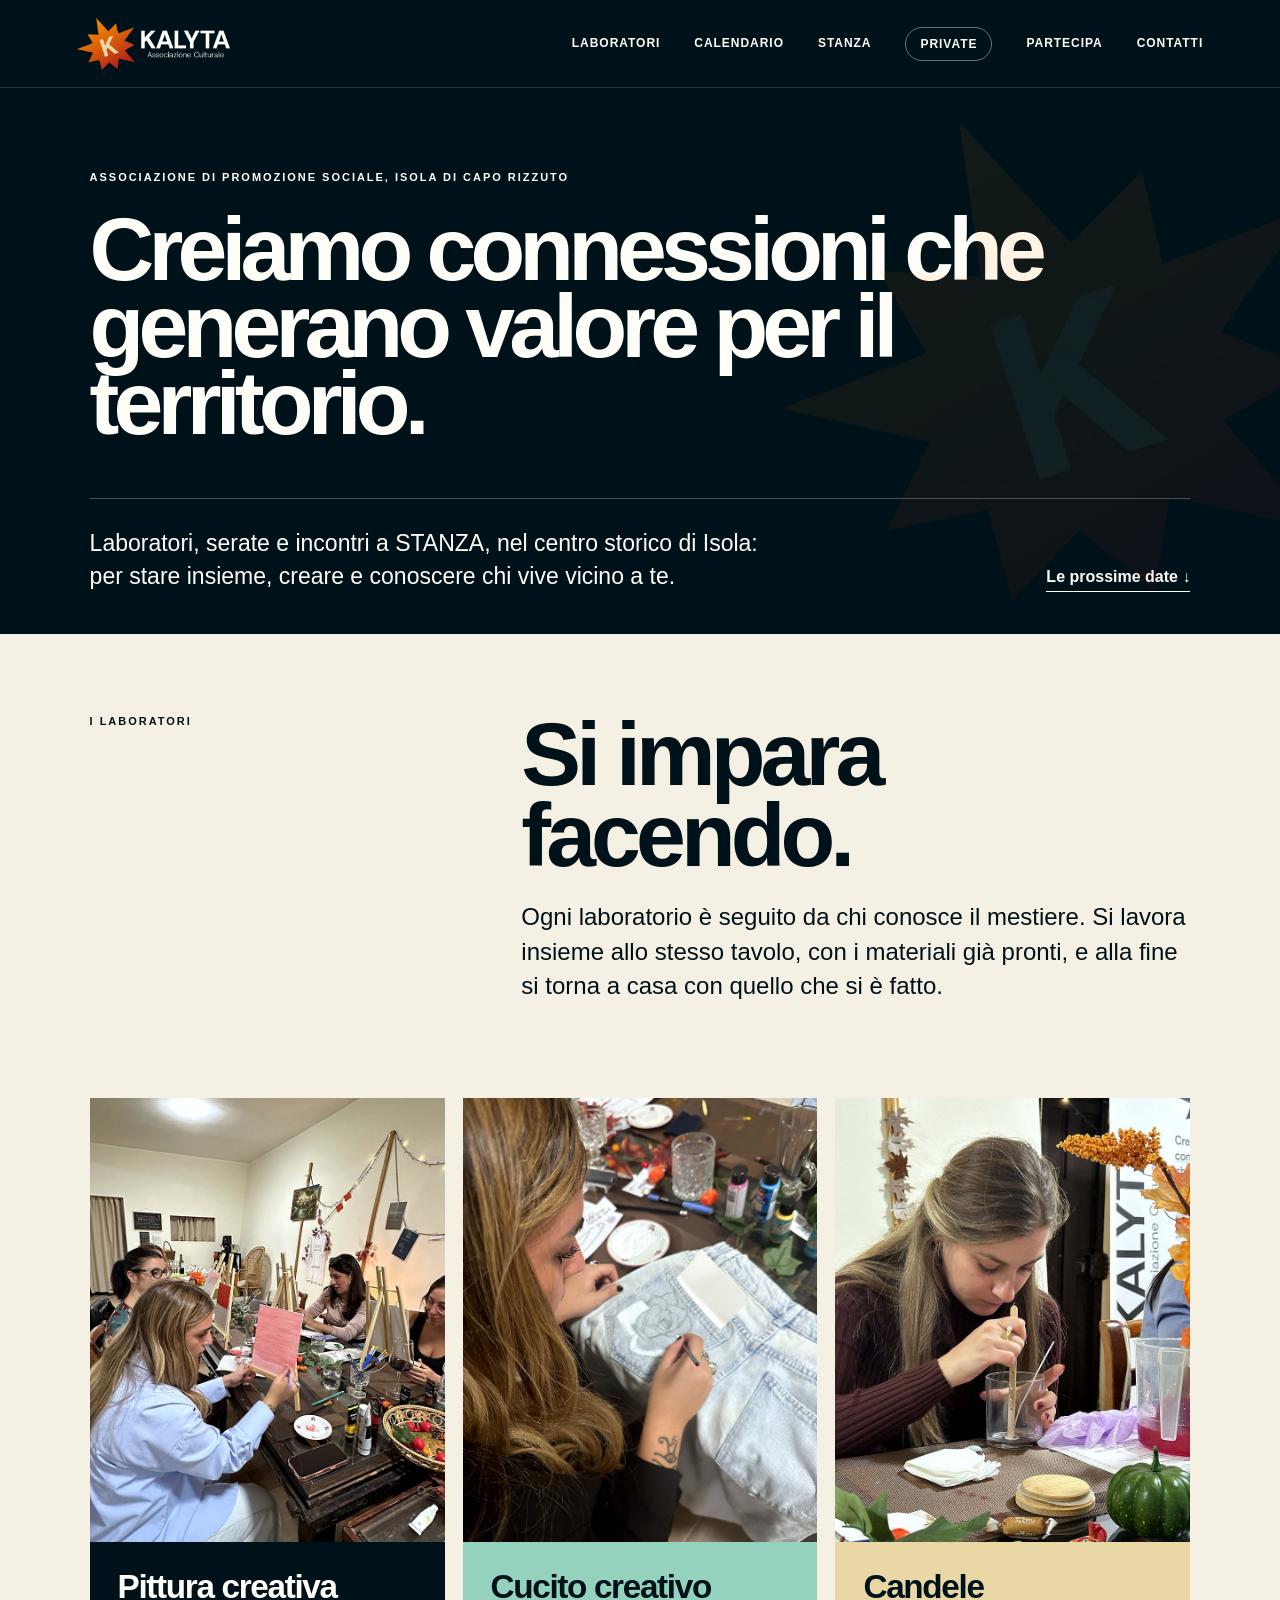
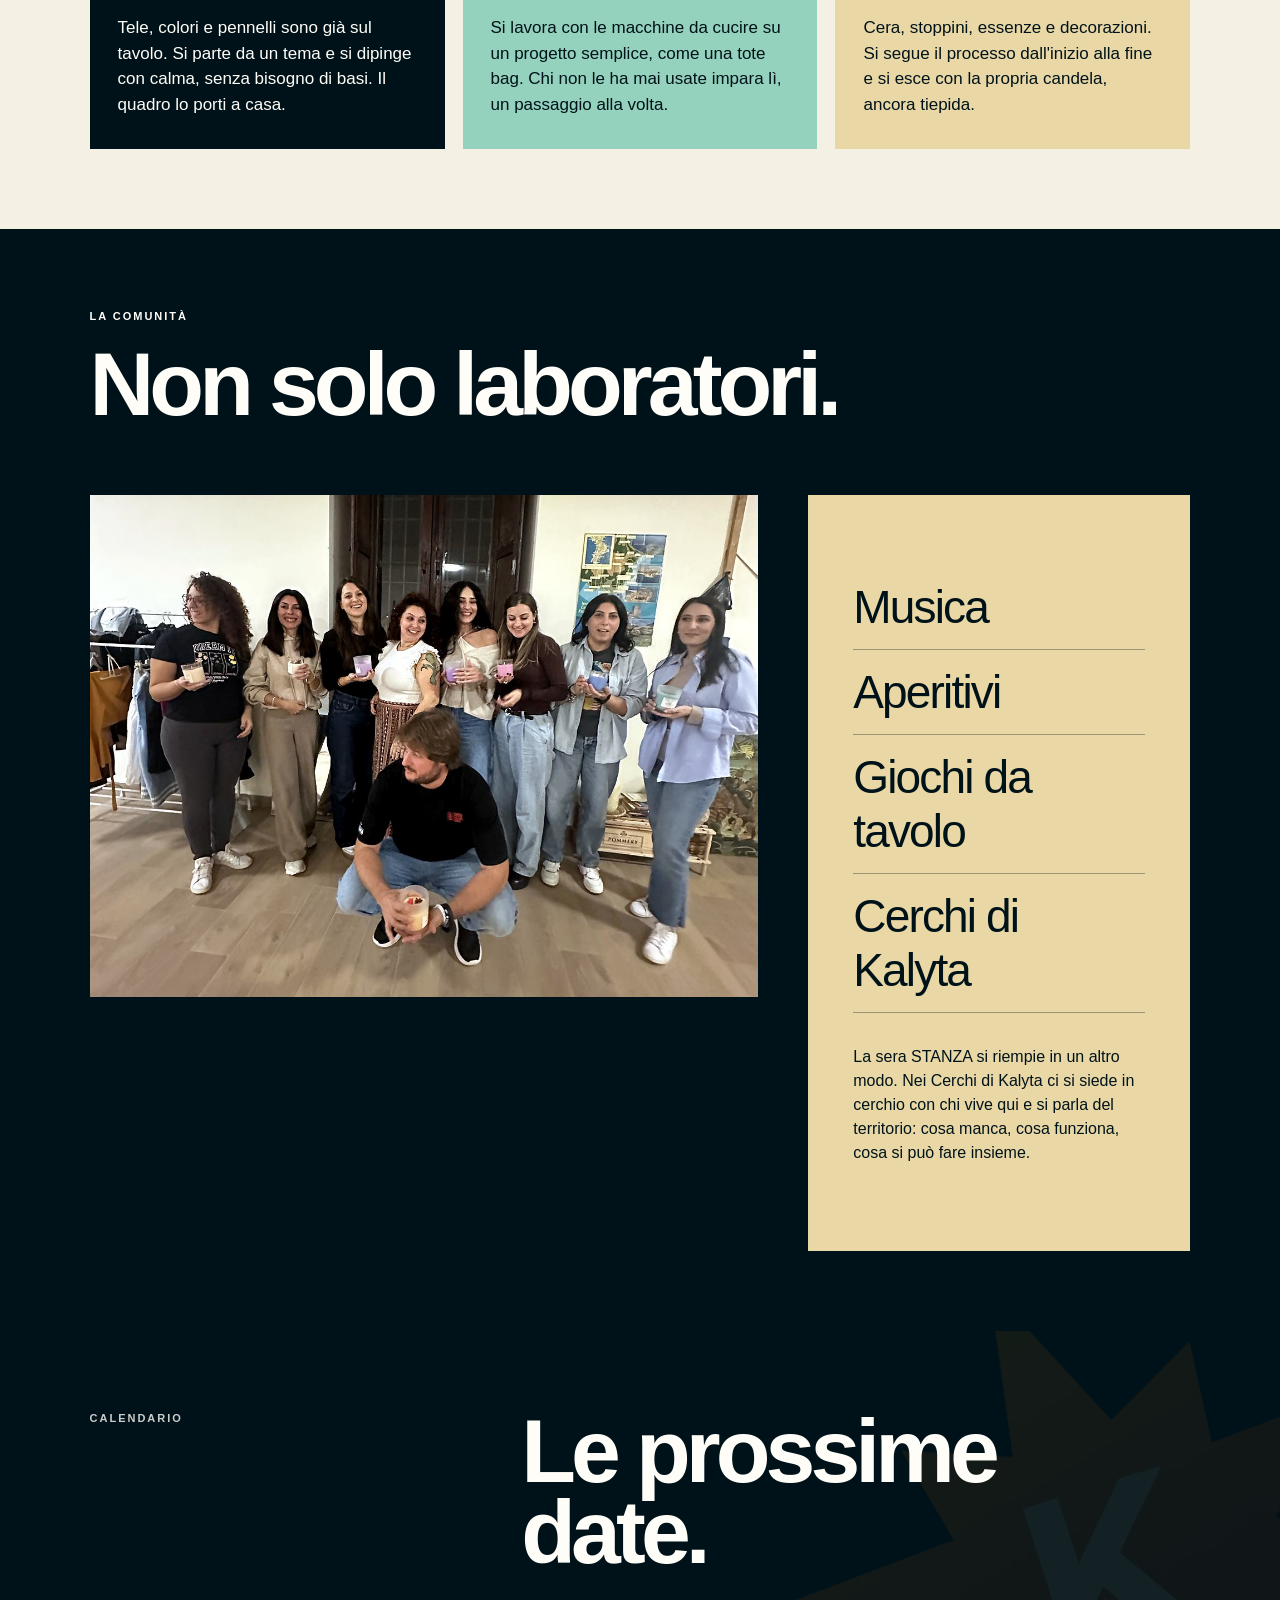
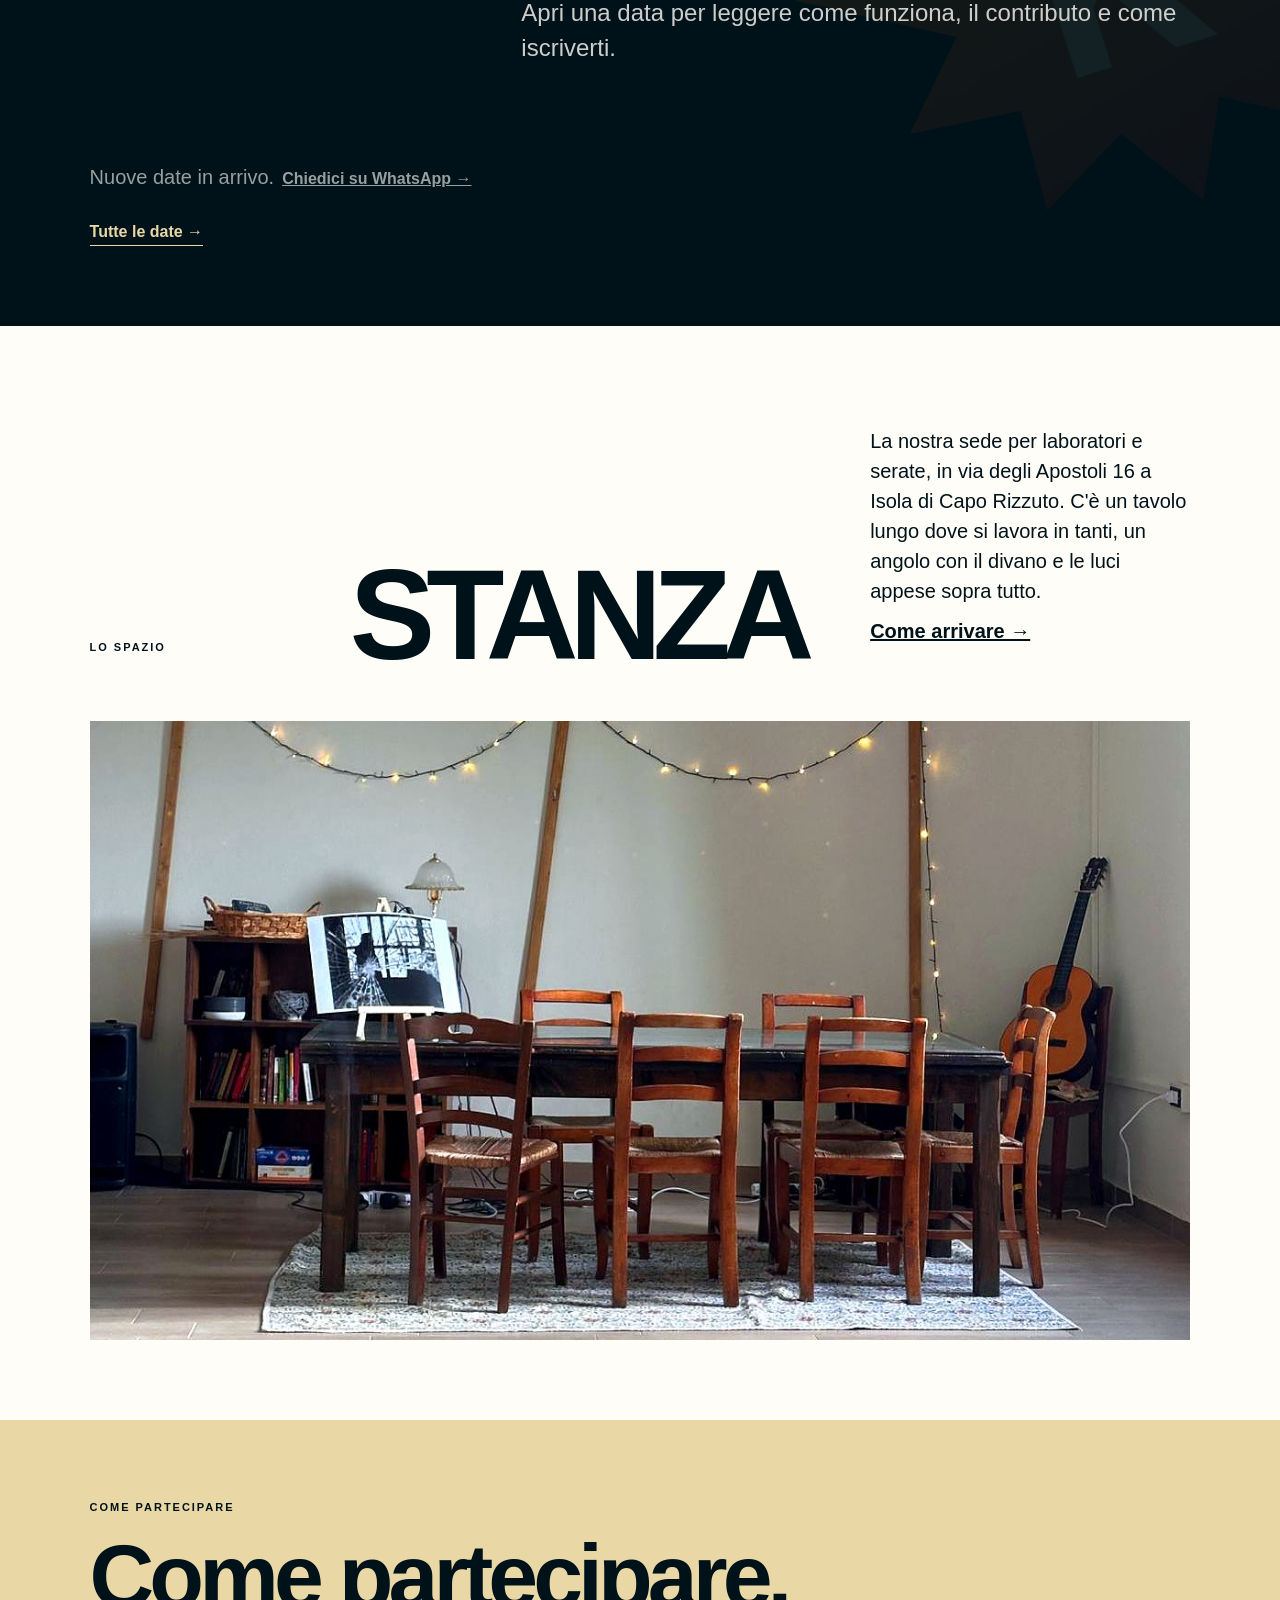
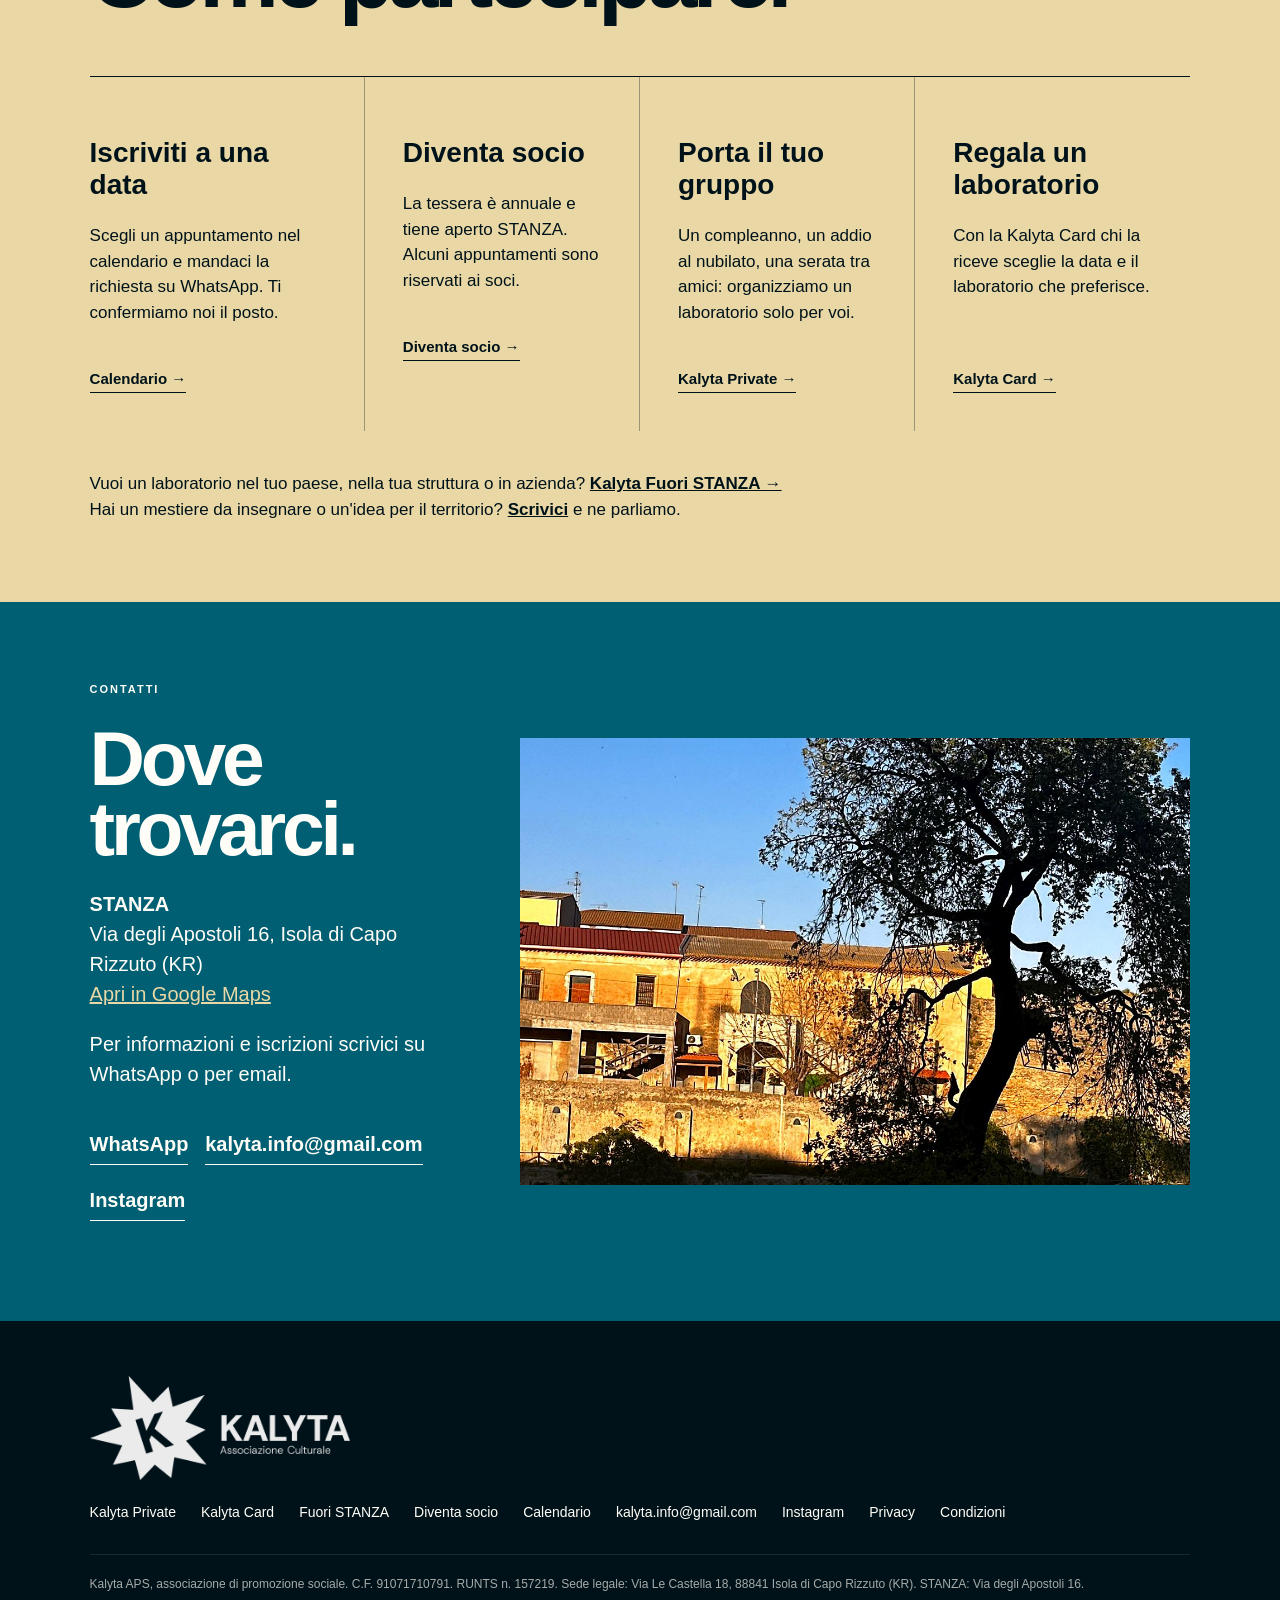
<file: index.html>
<!doctype html>
<html lang="it">
<head>
<meta charset="utf-8"><meta name="viewport" content="width=device-width,initial-scale=1">
<title>Kalyta APS | Laboratori e incontri a Isola di Capo Rizzuto</title>
<meta name="description" content="Kalyta è un'associazione culturale a Isola di Capo Rizzuto: laboratori creativi, incontri e STANZA, uno spazio da vivere insieme.">
<meta property="og:type" content="website">
<meta property="og:site_name" content="Kalyta">
<meta property="og:title" content="Kalyta APS | Laboratori e incontri a Isola di Capo Rizzuto">
<meta property="og:description" content="Laboratori creativi, incontri e STANZA a Isola di Capo Rizzuto.">
<meta property="og:image" content="https://kalyta.it/assets/stanza-tavolo-lungo.jpg">
<meta property="og:url" content="https://kalyta.it/">
<link rel="icon" type="image/png" href="assets-private/favicon.png">
<link rel="apple-touch-icon" href="assets-private/apple-touch-icon.png">
<link rel="stylesheet" href="style.css?v=dev">
</head>
<body id="top">
<header class="site-header">
  <a href="./" class="logo" aria-label="Kalyta — inizio pagina"><img src="assets-private/logo-header.png" alt="Kalyta APS" width="480" height="163"></a>
  <nav aria-label="Menu principale">
    <a href="#laboratori">Laboratori</a>
    <a href="calendario/">Calendario</a>
    <a href="#stanza">STANZA</a>
    <a href="private/">Private</a>
    <a href="#partecipa">Partecipa</a>
    <a href="#contatti">Contatti</a>
  </nav>
</header>

<main>
<section class="hero">
  <img class="hero-mark" src="assets-private/loghi/simbolo-colori.png" alt="" aria-hidden="true">
  <p class="eyebrow">ASSOCIAZIONE DI PROMOZIONE SOCIALE, ISOLA DI CAPO RIZZUTO</p>
  <h1>Creiamo connessioni che generano valore per il territorio.</h1>
  <div class="hero-foot">
    <p>Laboratori, serate e incontri a STANZA, nel centro storico di Isola: per stare insieme, creare e conoscere chi vive vicino a te.</p>
    <a class="button" href="#calendario">Le prossime date ↓</a>
  </div>
</section>

<aside class="next-event" id="prossimo" hidden aria-label="Prossimo appuntamento"></aside>

<section id="laboratori" class="section">
  <div class="section-intro">
    <p class="section-label">I LABORATORI</p>
    <div>
      <h2>Si impara facendo.</h2>
      <p>Ogni laboratorio è seguito da chi conosce il mestiere. Si lavora insieme allo stesso tavolo, con i materiali già pronti, e alla fine si torna a casa con quello che si è fatto.</p>
    </div>
  </div>
  <div class="lab-cards">
    <article class="lab-card"><img src="assets/lab-pittura.jpg" alt="Ragazze dipingono le loro tele durante un laboratorio di pittura a STANZA" width="800" height="1000" loading="lazy" decoding="async"><div class="lab-card-text dark"><h3>Pittura creativa</h3><p>Tele, colori e pennelli sono già sul tavolo. Si parte da un tema e si dipinge con calma, senza bisogno di basi. Il quadro lo porti a casa.</p></div></article>
    <article class="lab-card"><img src="assets/lab-cucito.jpg" alt="Una ragazza ricama un fiore su un paio di jeans durante il laboratorio di cucito" width="800" height="1000" loading="lazy" decoding="async"><div class="lab-card-text aqua"><h3>Cucito creativo</h3><p>Si lavora con le macchine da cucire su un progetto semplice, come una tote bag. Chi non le ha mai usate impara lì, un passaggio alla volta.</p></div></article>
    <article class="lab-card"><img src="assets/lab-candele.jpg" alt="Una ragazza versa la cera nel bicchiere durante il laboratorio di candele" width="800" height="1000" loading="lazy" decoding="async"><div class="lab-card-text sand"><h3>Candele</h3><p>Cera, stoppini, essenze e decorazioni. Si segue il processo dall'inizio alla fine e si esce con la propria candela, ancora tiepida.</p></div></article>
  </div>
</section>

<section class="section encounters">
  <p class="section-label">LA COMUNITÀ</p>
  <h2>Non solo laboratori.</h2>
  <div class="enc-grid">
    <figure><img src="assets/gruppo-candele.jpg" alt="Il gruppo del laboratorio di candele a STANZA, con le candele appena fatte" width="1200" height="900" loading="lazy" decoding="async"></figure>
    <div class="enc-list">
      <div>Musica</div>
      <div>Aperitivi</div>
      <div>Giochi da tavolo</div>
      <div>Cerchi di Kalyta</div>
      <p>La sera STANZA si riempie in un altro modo. Nei Cerchi di Kalyta ci si siede in cerchio con chi vive qui e si parla del territorio: cosa manca, cosa funziona, cosa si può fare insieme.</p>
    </div>
  </div>
</section>

<section id="calendario" class="section calendar">
  <div class="section-intro">
    <p class="section-label">CALENDARIO</p>
    <div>
      <h2>Le prossime date.</h2>
      <p>Apri una data per leggere come funziona, il contributo e come iscriverti.</p>
    </div>
  </div>
  <div class="cal-compact" data-quante="4" aria-live="polite"></div>
  <a class="cal-all" href="calendario/">Tutte le date →</a>
</section>

<section id="stanza" class="section stanza">
  <div class="stanza-head">
    <p class="section-label">LO SPAZIO</p>
    <h2>STANZA</h2>
    <p>La nostra sede per laboratori e serate, in via degli Apostoli 16 a Isola di Capo Rizzuto. C'è un tavolo lungo dove si lavora in tanti, un angolo con il divano e le luci appese sopra tutto. <a class="stanza-map" href="https://www.google.com/maps/search/?api=1&amp;query=Via+degli+Apostoli+16+Isola+di+Capo+Rizzuto" target="_blank" rel="noopener">Come arrivare →</a></p>
  </div>
  <img class="stanza-wide" src="assets/stanza-tavolo-lungo.jpg" alt="Il tavolo lungo di STANZA con le sedie impagliate, le lucine e la chitarra" width="1200" height="900" loading="lazy" decoding="async">
</section>

<section id="partecipa" class="ways">
  <p class="section-label">COME PARTECIPARE</p>
  <h2>Come partecipare.</h2>
  <div class="ways-grid">
    <article><h3>Iscriviti a una data</h3><p>Scegli un appuntamento nel calendario e mandaci la richiesta su WhatsApp. Ti confermiamo noi il posto.</p><a class="button" href="calendario/">Calendario →</a></article>
    <article><h3>Diventa socio</h3><p>La tessera è annuale e tiene aperto STANZA. Alcuni appuntamenti sono riservati ai soci.</p><a class="button" href="https://portalesoci.it/iscrizioni-associazione-smart/kalyta-aps/" target="_blank" rel="noopener">Diventa socio →</a></article>
    <article><h3>Porta il tuo gruppo</h3><p>Un compleanno, un addio al nubilato, una serata tra amici: organizziamo un laboratorio solo per voi.</p><a class="button" href="private/">Kalyta Private →</a></article>
    <article><h3>Regala un laboratorio</h3><p>Con la Kalyta Card chi la riceve sceglie la data e il laboratorio che preferisce.</p><a class="button" href="card/">Kalyta Card →</a></article>
  </div>
  <p class="ways-more">Vuoi un laboratorio nel tuo paese, nella tua struttura o in azienda? <a href="fuori-stanza/">Kalyta Fuori STANZA →</a><br>Hai un mestiere da insegnare o un'idea per il territorio? <a href="mailto:kalyta.info@gmail.com">Scrivici</a> e ne parliamo.</p>
</section>

<section id="contatti" class="section origin">
  <div>
    <p class="section-label">CONTATTI</p>
    <h2>Dove trovarci.</h2>
    <p><strong>STANZA</strong><br>Via degli Apostoli 16, Isola di Capo Rizzuto (KR)<br><a href="https://www.google.com/maps/search/?api=1&amp;query=Via+degli+Apostoli+16+Isola+di+Capo+Rizzuto" target="_blank" rel="noopener">Apri in Google Maps</a></p>
    <p>Per informazioni e iscrizioni scrivici su WhatsApp o per email.</p>
    <p><a class="button" href="https://wa.me/393501795131">WhatsApp</a>&nbsp;&nbsp; <a class="button" href="mailto:kalyta.info@gmail.com">kalyta.info@gmail.com</a>&nbsp;&nbsp; <a class="button" href="https://www.instagram.com/kalyta.official_/">Instagram</a></p>
  </div>
  <img src="assets/territorio-borgo.jpg" alt="Isola di Capo Rizzuto al tramonto, con un albero in primo piano" width="1200" height="800" loading="lazy" decoding="async">
</section>
</main>

<footer>
  <img src="assets-private/logo-footer.png" alt="Kalyta APS" width="600" height="240" loading="lazy" decoding="async">
  <div><a href="private/">Kalyta Private</a><a href="card/">Kalyta Card</a><a href="fuori-stanza/">Fuori STANZA</a><a href="https://portalesoci.it/iscrizioni-associazione-smart/kalyta-aps/" target="_blank" rel="noopener">Diventa socio</a><a href="calendario/">Calendario</a><a href="mailto:kalyta.info@gmail.com">kalyta.info@gmail.com</a><a href="https://www.instagram.com/kalyta.official_/">Instagram</a><a href="privacy/">Privacy</a><a href="condizioni/">Condizioni</a></div>
  <p class="foot-legal">Kalyta APS, associazione di promozione sociale. C.F. 91071710791. RUNTS n. 157219. Sede legale: Via Le Castella 18, 88841 Isola di Capo Rizzuto (KR). STANZA: Via degli Apostoli 16.</p>
</footer>
<script src="main.js?v=dev"></script>
<script src="calendario.js?v=dev"></script>
</body>
</html>
</file>
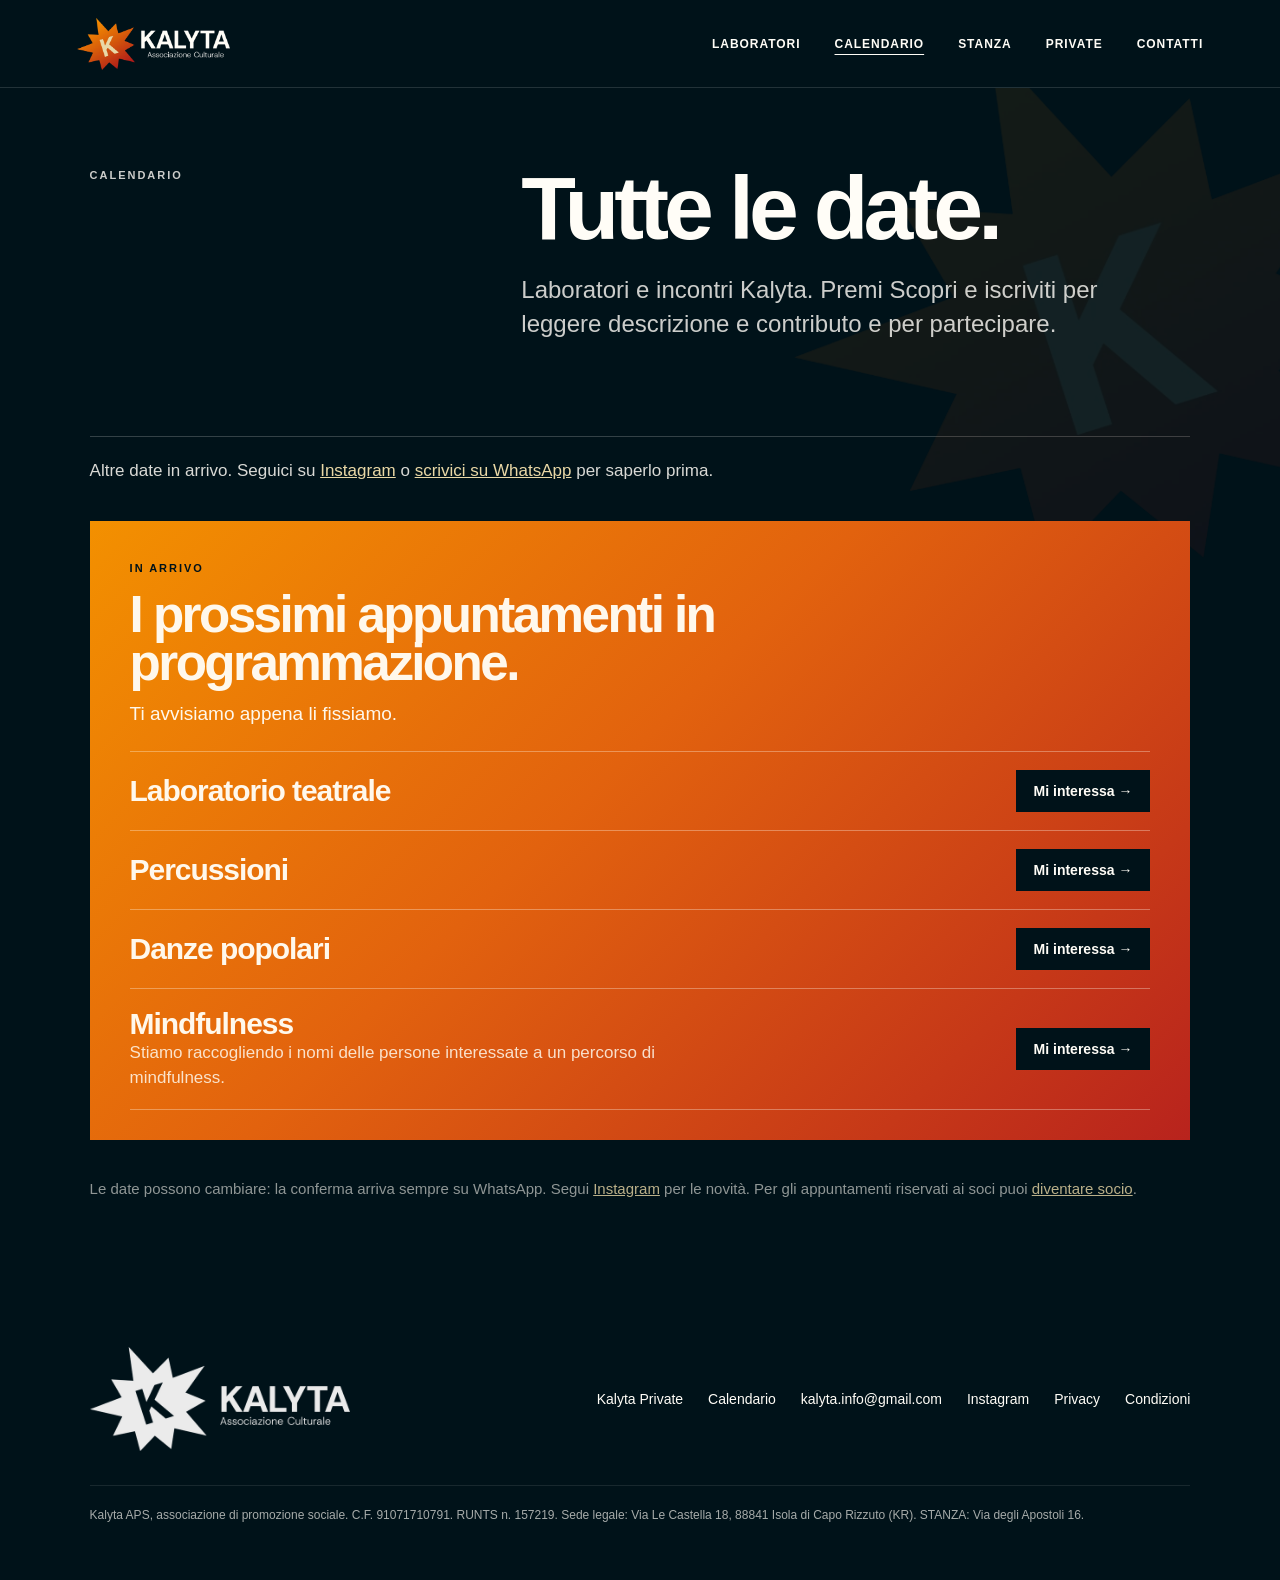
<file: calendario/index.html>
<!doctype html>
<html lang="it">
<head>
<meta charset="utf-8"><meta name="viewport" content="width=device-width,initial-scale=1">
<title>Calendario | Kalyta APS</title>
<meta name="description" content="Le prossime date di laboratori e incontri Kalyta a Isola di Capo Rizzuto: scopri descrizione, contributo e iscriviti.">
<meta property="og:type" content="website">
<meta property="og:site_name" content="Kalyta">
<meta property="og:title" content="Calendario | Kalyta APS">
<meta property="og:description" content="Laboratori creativi, incontri e STANZA a Isola di Capo Rizzuto.">
<meta property="og:image" content="https://kalyta.it/assets/stanza-vissuta.jpg">
<meta property="og:url" content="https://kalyta.it/calendario/">
<link rel="icon" type="image/png" href="../assets-private/favicon.png">
<link rel="apple-touch-icon" href="../assets-private/apple-touch-icon.png">
<link rel="stylesheet" href="../style.css?v=dev">
</head>
<body id="top">
<header class="site-header">
  <a href="../" class="logo" aria-label="Kalyta — inizio pagina"><img src="../assets-private/logo-header.png" alt="Kalyta APS" width="480" height="163"></a>
  <nav aria-label="Menu principale">
    <a href="../#laboratori">Laboratori</a>
    <a href="./" aria-current="page">Calendario</a>
    <a href="../#stanza">STANZA</a>
    <a href="../private/">Private</a>
    <a href="../#contatti">Contatti</a>
  </nav>
</header>

<main>
<aside class="next-event" id="prossimo" hidden aria-label="Prossimo appuntamento"></aside>
<section id="calendario" class="section calendar">
  <div class="section-intro">
    <p class="section-label">CALENDARIO</p>
    <div>
      <h1 class="cal-page-title">Tutte le date.</h1>
      <p>Laboratori e incontri Kalyta. Premi Scopri e iscriviti per leggere descrizione e contributo e per partecipare.</p>
    </div>
  </div>
  <div class="cal-filters" role="group" aria-label="Filtra per mese"></div>
  <div class="cal-months" aria-live="polite"></div>
  <div class="cal-interest" id="in-arrivo">
    <p class="section-label">IN ARRIVO</p>
    <h2 class="soon-title">I prossimi appuntamenti in programmazione.</h2>
    <p class="soon-intro">Ti avvisiamo appena li fissiamo.</p>
    <div class="soon-list">
    <article class="soon-item">
      <div><h3>Laboratorio teatrale</h3></div>
      <a class="cal-book" href="https://wa.me/393501795131?text=Ciao%20Kalyta%2C%20mi%20interessa%20il%20laboratorio%20teatrale%3A%20avvisatemi%20quando%20esce%20la%20data." target="_blank" rel="noopener">Mi interessa →</a>
    </article>
    <article class="soon-item">
      <div><h3>Percussioni</h3></div>
      <a class="cal-book" href="https://wa.me/393501795131?text=Ciao%20Kalyta%2C%20mi%20interessano%20le%20percussioni%3A%20avvisatemi%20quando%20esce%20la%20data." target="_blank" rel="noopener">Mi interessa →</a>
    </article>
    <article class="soon-item">
      <div><h3>Danze popolari</h3></div>
      <a class="cal-book" href="https://wa.me/393501795131?text=Ciao%20Kalyta%2C%20mi%20interessano%20le%20danze%20popolari%3A%20avvisatemi%20quando%20esce%20la%20data." target="_blank" rel="noopener">Mi interessa →</a>
    </article>
    <article class="soon-item">
      <div><h3>Mindfulness</h3><p>Stiamo raccogliendo i nomi delle persone interessate a un percorso di mindfulness.</p></div>
      <a class="cal-book" href="https://wa.me/393501795131?text=Ciao%20Kalyta%2C%20mi%20interessa%20il%20percorso%20di%20mindfulness." target="_blank" rel="noopener">Mi interessa →</a>
    </article>
    </div>
  </div>
  <p class="cal-note">Le date possono cambiare: la conferma arriva sempre su WhatsApp. Segui <a href="https://www.instagram.com/kalyta.official_/">Instagram</a> per le novità. Per gli appuntamenti riservati ai soci puoi <a href="https://portalesoci.it/iscrizioni-associazione-smart/kalyta-aps/" target="_blank" rel="noopener">diventare socio</a>.</p>
</section>
</main>

<footer>
  <img src="../assets-private/logo-footer.png" alt="Kalyta APS" width="600" height="240" loading="lazy" decoding="async">
  <div><a href="../private/">Kalyta Private</a><a href="./">Calendario</a><a href="mailto:kalyta.info@gmail.com">kalyta.info@gmail.com</a><a href="https://www.instagram.com/kalyta.official_/">Instagram</a><a href="../privacy/">Privacy</a><a href="../condizioni/">Condizioni</a></div>
  <p class="foot-legal">Kalyta APS, associazione di promozione sociale. C.F. 91071710791. RUNTS n. 157219. Sede legale: Via Le Castella 18, 88841 Isola di Capo Rizzuto (KR). STANZA: Via degli Apostoli 16.</p>
</footer>
<script src="../main.js?v=dev"></script>
<script src="../calendario.js?v=dev"></script>
</body>
</html>
</file>
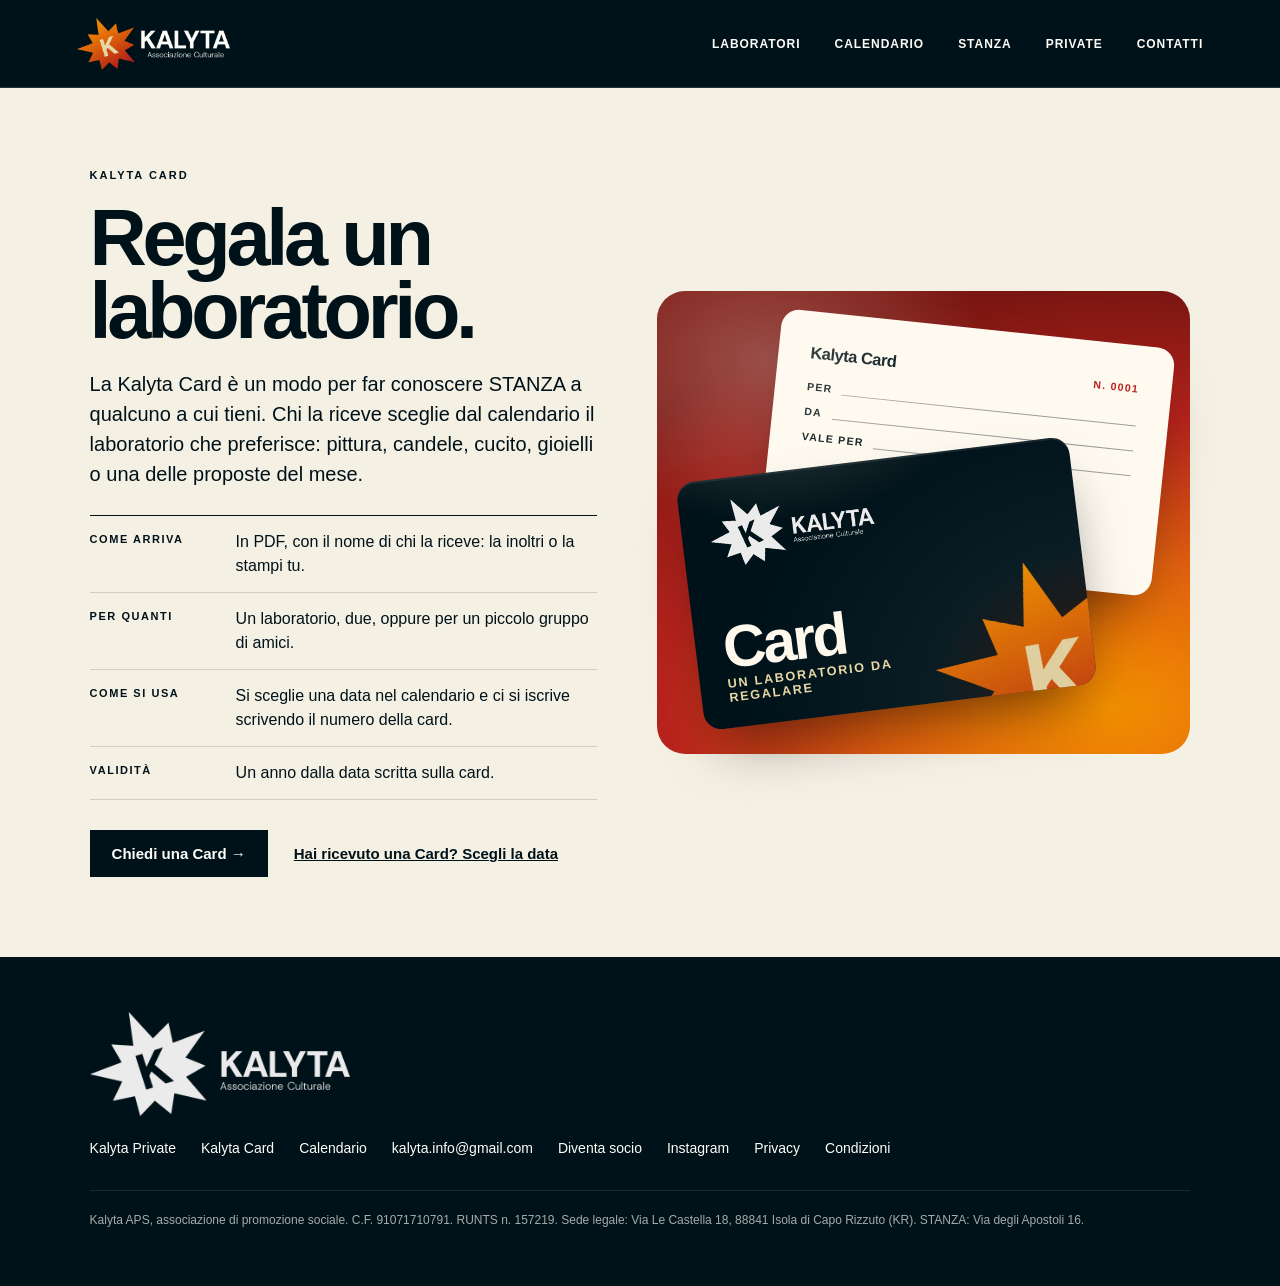
<file: card/index.html>
<!doctype html>
<html lang="it">
<head>
<meta charset="utf-8"><meta name="viewport" content="width=device-width,initial-scale=1">
<title>Kalyta Card | Regala un laboratorio</title>
<meta name="description" content="La Kalyta Card: regala un laboratorio a STANZA. Chi la riceve sceglie la data dal calendario.">
<link rel="icon" type="image/png" href="../assets-private/favicon.png">
<link rel="apple-touch-icon" href="../assets-private/apple-touch-icon.png">
<link rel="stylesheet" href="../style.css?v=dev">
</head>
<body id="top">
<header class="site-header">
  <a href="../" class="logo" aria-label="Kalyta — inizio pagina"><img src="../assets-private/logo-header.png" alt="Kalyta Associazione Culturale" width="480" height="163"></a>
  <nav aria-label="Menu principale">
    <a href="../#laboratori">Laboratori</a>
    <a href="../calendario/">Calendario</a>
    <a href="../#stanza">STANZA</a>
    <a href="../private/">Private</a>
    <a href="../#contatti">Contatti</a>
  </nav>
</header>

<main>
<section id="card" class="section giftcard">
  <div class="gc-copy">
    <p class="section-label">KALYTA CARD</p>
    <h2>Regala un laboratorio.</h2>
    <p class="gc-lead">La Kalyta Card è un modo per far conoscere STANZA a qualcuno a cui tieni. Chi la riceve sceglie dal calendario il laboratorio che preferisce: pittura, candele, cucito, gioielli o una delle proposte del mese.</p>
    <dl class="gc-info">
      <div><dt>Come arriva</dt><dd>In PDF, con il nome di chi la riceve: la inoltri o la stampi tu.</dd></div>
      <div><dt>Per quanti</dt><dd>Un laboratorio, due, oppure per un piccolo gruppo di amici.</dd></div>
      <div><dt>Come si usa</dt><dd>Si sceglie una data nel calendario e ci si iscrive scrivendo il numero della card.</dd></div>
      <div><dt>Validità</dt><dd>Un anno dalla data scritta sulla card.</dd></div>
    </dl>
    <div class="gc-actions">
      <a class="cal-book" href="https://wa.me/393501795131?text=Ciao%20Kalyta%2C%20vorrei%20regalare%20una%20Kalyta%20Card.%0A%0APer%20%28nome%20di%20chi%20la%20riceve%29%3A%20%0AQuanti%20laboratori%3A%20%0AEmail%20a%20cui%20mandare%20il%20PDF%3A%20" target="_blank" rel="noopener">Chiedi una Card →</a>
      <a class="gc-link" href="../calendario/">Hai ricevuto una Card? Scegli la data</a>
    </div>
  </div>
  <div class="gc-visual" aria-hidden="true">
    <div class="kcard kcard-back">
      <div class="kb-top"><span class="kb-title">Kalyta Card</span><span class="kb-num">N. 0001</span></div>
      <div class="kb-lines"><p><span>Per</span><i></i></p><p><span>Da</span><i></i></p><p><span>Vale per</span><i></i></p></div>
      <p class="kb-how">Scegli la data su kalyta.it/calendario e scrivici su WhatsApp con il numero della card.</p>
      <p class="kb-foot">STANZA · Via degli Apostoli 16 · Isola di Capo Rizzuto</p>
    </div>
    <div class="kcard kcard-front">
      <img class="kf-logo" src="../assets-private/logo-footer.png" alt="">
      <img class="kf-star" src="../assets-private/loghi/simbolo-colori.png" alt="">
      <div class="kf-bottom"><span class="kf-name">Card</span><span class="kf-sub">Un laboratorio da regalare</span></div>
    </div>
  </div>
</section>
</main>

<footer>
  <img src="../assets-private/logo-footer.png" alt="Kalyta Associazione Culturale" width="600" height="240" loading="lazy" decoding="async">
  <div><a href="../private/">Kalyta Private</a><a href="./" aria-current="page">Kalyta Card</a><a href="../calendario/">Calendario</a><a href="mailto:kalyta.info@gmail.com">kalyta.info@gmail.com</a><a href="https://portalesoci.it/iscrizioni-associazione-smart/kalyta-aps/" target="_blank" rel="noopener">Diventa socio</a><a href="https://www.instagram.com/kalyta.official_/">Instagram</a><a href="../privacy/">Privacy</a><a href="../condizioni/">Condizioni</a></div>
  <p class="foot-legal">Kalyta APS, associazione di promozione sociale. C.F. 91071710791. RUNTS n. 157219. Sede legale: Via Le Castella 18, 88841 Isola di Capo Rizzuto (KR). STANZA: Via degli Apostoli 16.</p>
</footer>
<script src="../main.js?v=dev"></script>
</body>
</html>
</file>
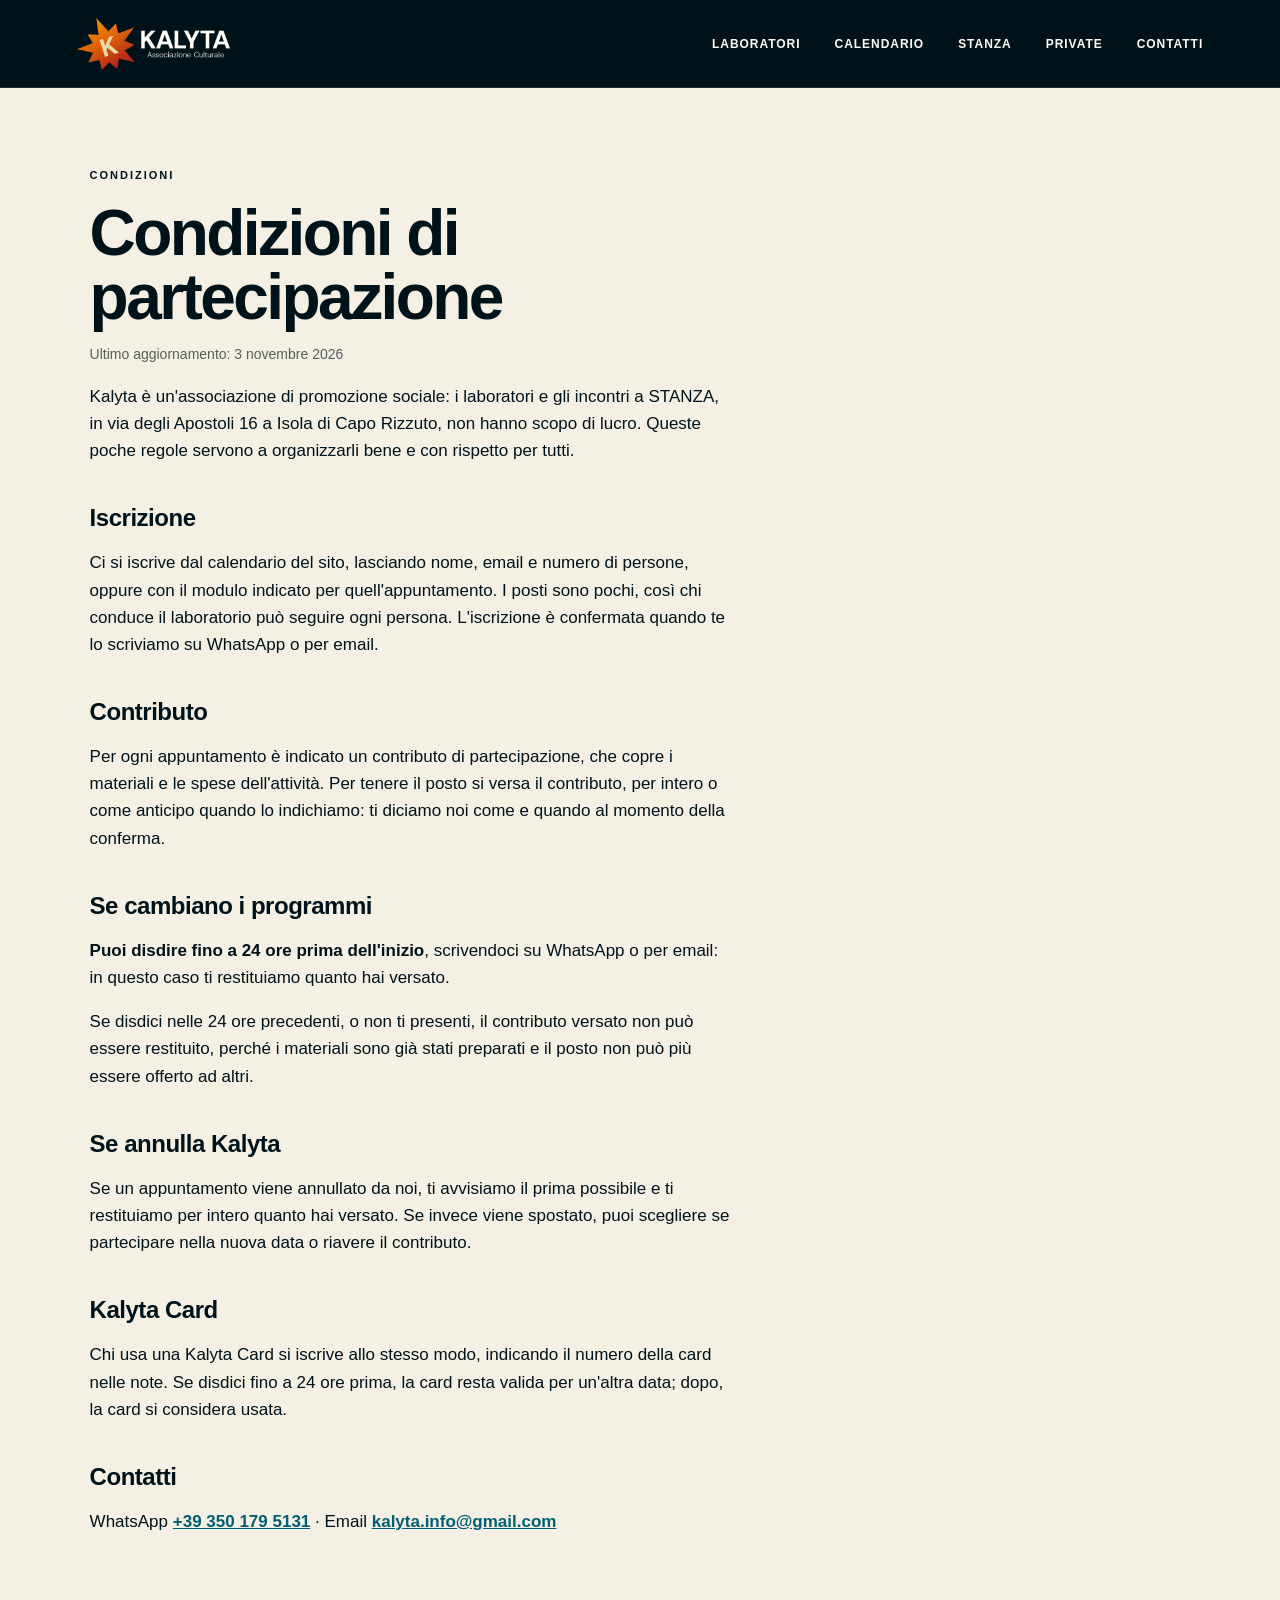
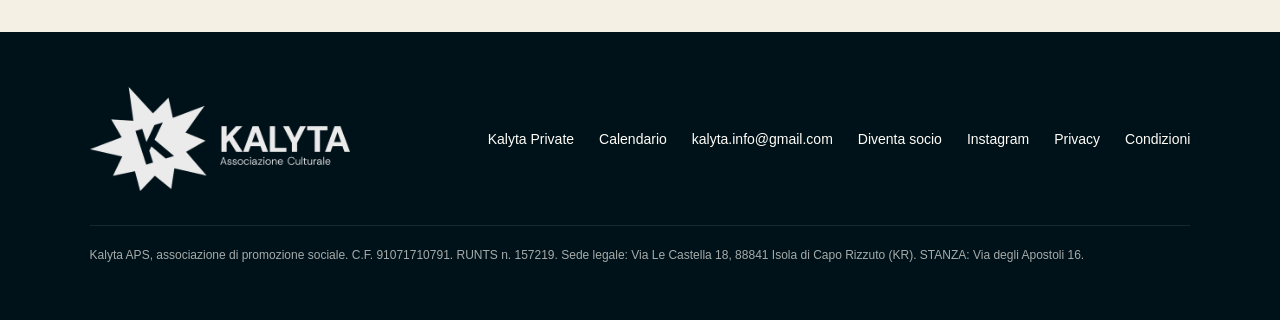
<file: condizioni/index.html>
<!doctype html>
<html lang="it">
<head>
<meta charset="utf-8"><meta name="viewport" content="width=device-width,initial-scale=1">
<title>Condizioni di partecipazione | Kalyta APS</title>
<meta name="description" content="Condizioni per iscriversi ai laboratori e agli incontri di Kalyta APS: conferma, contributo, disdetta.">
<link rel="icon" type="image/png" href="../assets-private/favicon.png">
<link rel="apple-touch-icon" href="../assets-private/apple-touch-icon.png">
<link rel="stylesheet" href="../style.css?v=dev">
</head>
<body id="top">
<header class="site-header">
  <a href="../" class="logo" aria-label="Kalyta — inizio pagina"><img src="../assets-private/logo-header.png" alt="Kalyta Associazione Culturale" width="480" height="163"></a>
  <nav aria-label="Menu principale">
    <a href="../#laboratori">Laboratori</a>
    <a href="../calendario/">Calendario</a>
    <a href="../#stanza">STANZA</a>
    <a href="../private/">Private</a>
    <a href="../#contatti">Contatti</a>
  </nav>
</header>

<main>
<article class="section legal">
  <p class="section-label">CONDIZIONI</p>
  <h1>Condizioni di partecipazione</h1>
  <p class="legal-updated">Ultimo aggiornamento: 3 novembre 2026</p>
  <p>Kalyta è un'associazione di promozione sociale: i laboratori e gli incontri a STANZA, in via degli Apostoli 16 a Isola di Capo Rizzuto, non hanno scopo di lucro. Queste poche regole servono a organizzarli bene e con rispetto per tutti.</p>

  <h2>Iscrizione</h2>
  <p>Ci si iscrive dal calendario del sito, lasciando nome, email e numero di persone, oppure con il modulo indicato per quell'appuntamento. I posti sono pochi, così chi conduce il laboratorio può seguire ogni persona. L'iscrizione è confermata quando te lo scriviamo su WhatsApp o per email.</p>

  <h2>Contributo</h2>
  <p>Per ogni appuntamento è indicato un contributo di partecipazione, che copre i materiali e le spese dell'attività. Per tenere il posto si versa il contributo, per intero o come anticipo quando lo indichiamo: ti diciamo noi come e quando al momento della conferma.</p>

  <h2>Se cambiano i programmi</h2>
  <p><strong>Puoi disdire fino a 24 ore prima dell'inizio</strong>, scrivendoci su WhatsApp o per email: in questo caso ti restituiamo quanto hai versato.</p>
  <p>Se disdici nelle 24 ore precedenti, o non ti presenti, il contributo versato non può essere restituito, perché i materiali sono già stati preparati e il posto non può più essere offerto ad altri.</p>

  <h2>Se annulla Kalyta</h2>
  <p>Se un appuntamento viene annullato da noi, ti avvisiamo il prima possibile e ti restituiamo per intero quanto hai versato. Se invece viene spostato, puoi scegliere se partecipare nella nuova data o riavere il contributo.</p>

  <h2>Kalyta Card</h2>
  <p>Chi usa una Kalyta Card si iscrive allo stesso modo, indicando il numero della card nelle note. Se disdici fino a 24 ore prima, la card resta valida per un'altra data; dopo, la card si considera usata.</p>

  <h2>Contatti</h2>
  <p>WhatsApp <a href="https://wa.me/393501795131">+39 350 179 5131</a> · Email <a href="mailto:kalyta.info@gmail.com">kalyta.info@gmail.com</a></p>
</article>
</main>

<footer>
  <img src="../assets-private/logo-footer.png" alt="Kalyta Associazione Culturale" width="600" height="240" loading="lazy" decoding="async">
  <div><a href="../private/">Kalyta Private</a><a href="../calendario/">Calendario</a><a href="mailto:kalyta.info@gmail.com">kalyta.info@gmail.com</a><a href="https://portalesoci.it/iscrizioni-associazione-smart/kalyta-aps/" target="_blank" rel="noopener">Diventa socio</a><a href="https://www.instagram.com/kalyta.official_/">Instagram</a><a href="../privacy/">Privacy</a><a href="./" aria-current="page">Condizioni</a></div>
  <p class="foot-legal">Kalyta APS, associazione di promozione sociale. C.F. 91071710791. RUNTS n. 157219. Sede legale: Via Le Castella 18, 88841 Isola di Capo Rizzuto (KR). STANZA: Via degli Apostoli 16.</p>
</footer>
<script src="../main.js?v=dev"></script>
</body>
</html>
</file>
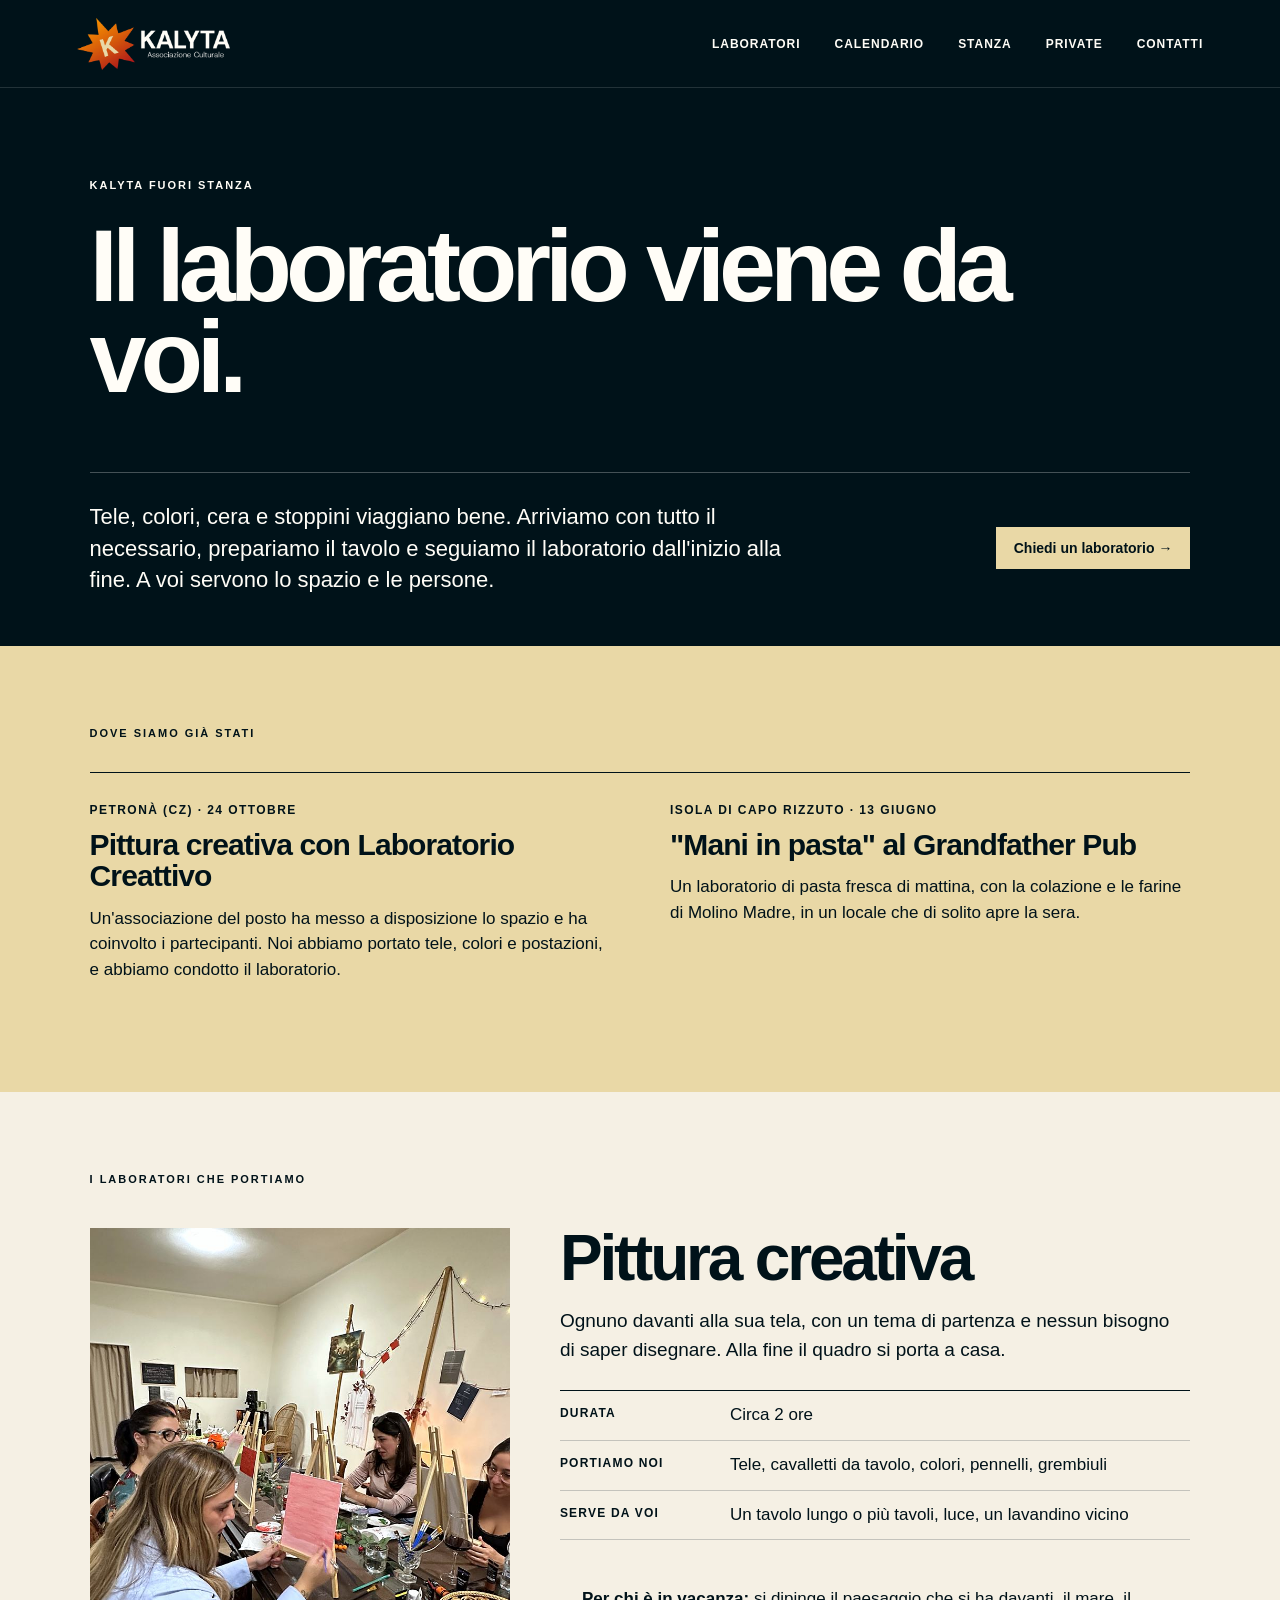
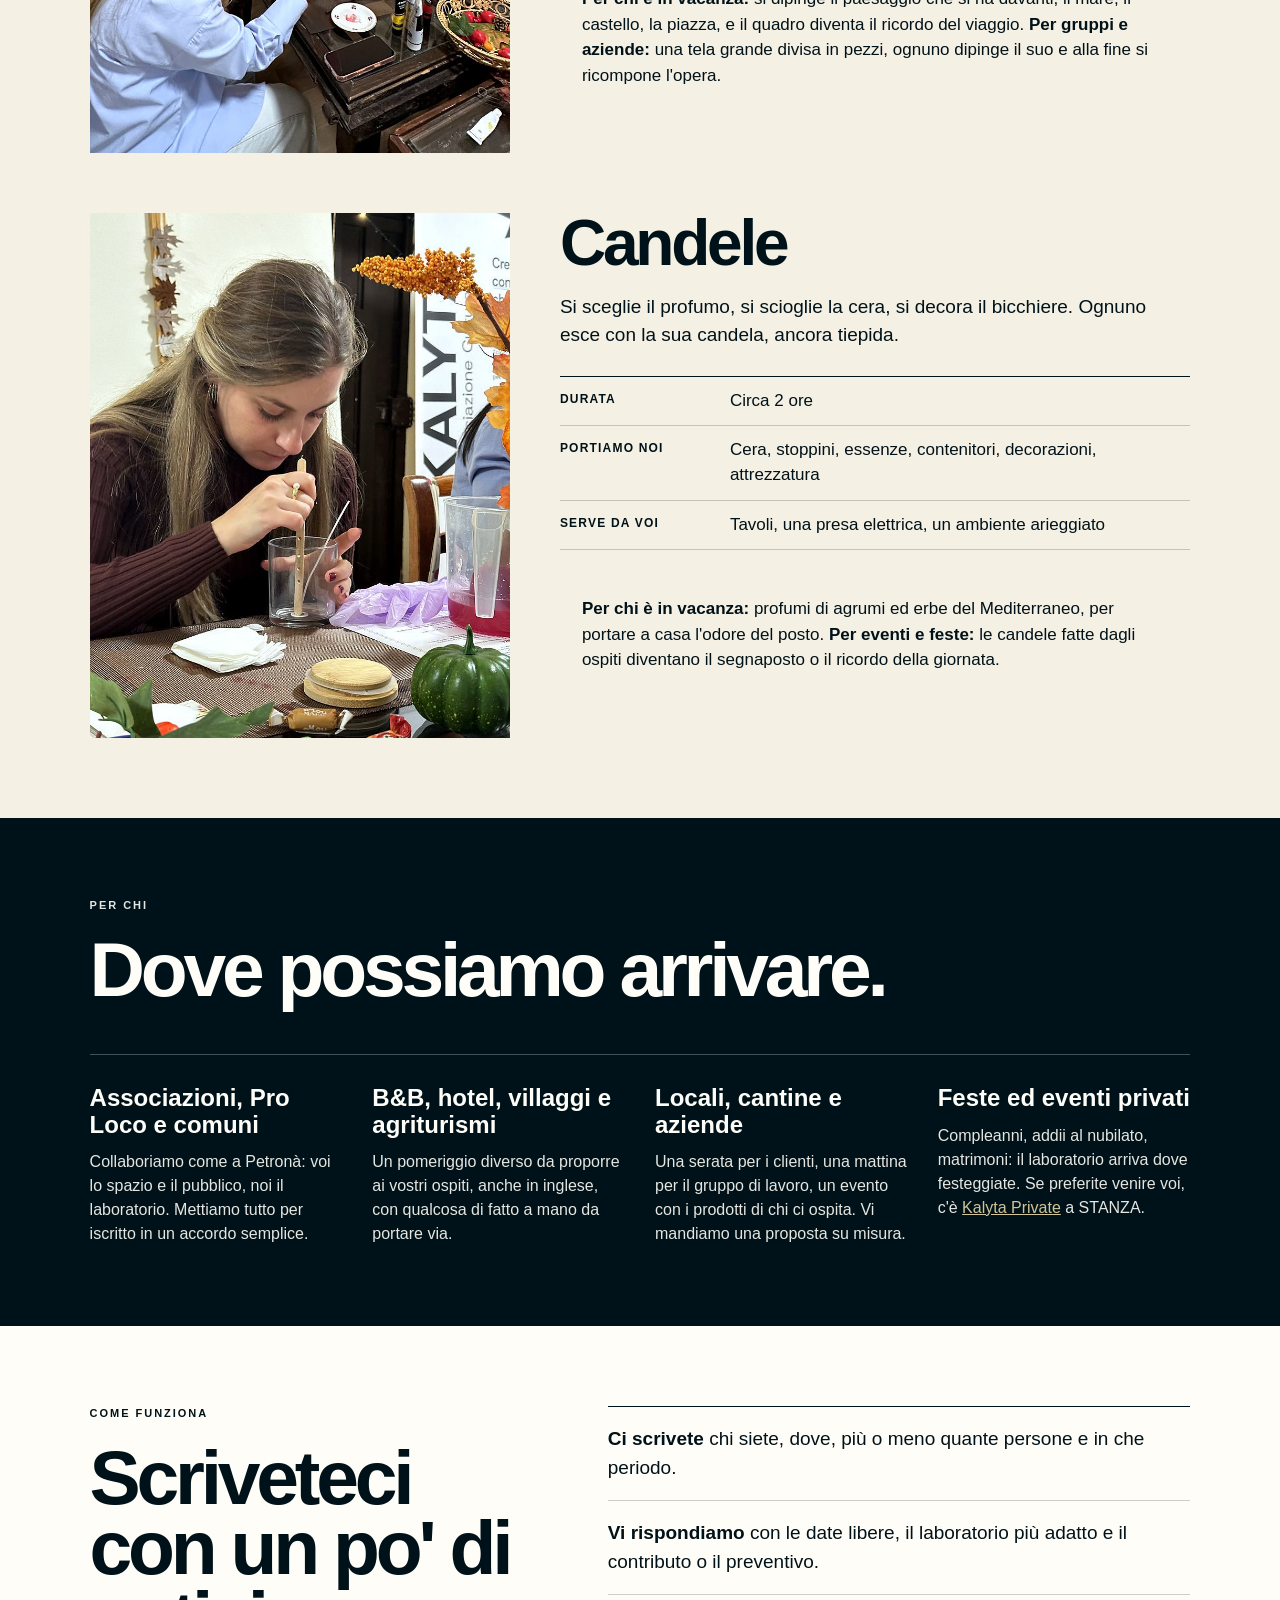
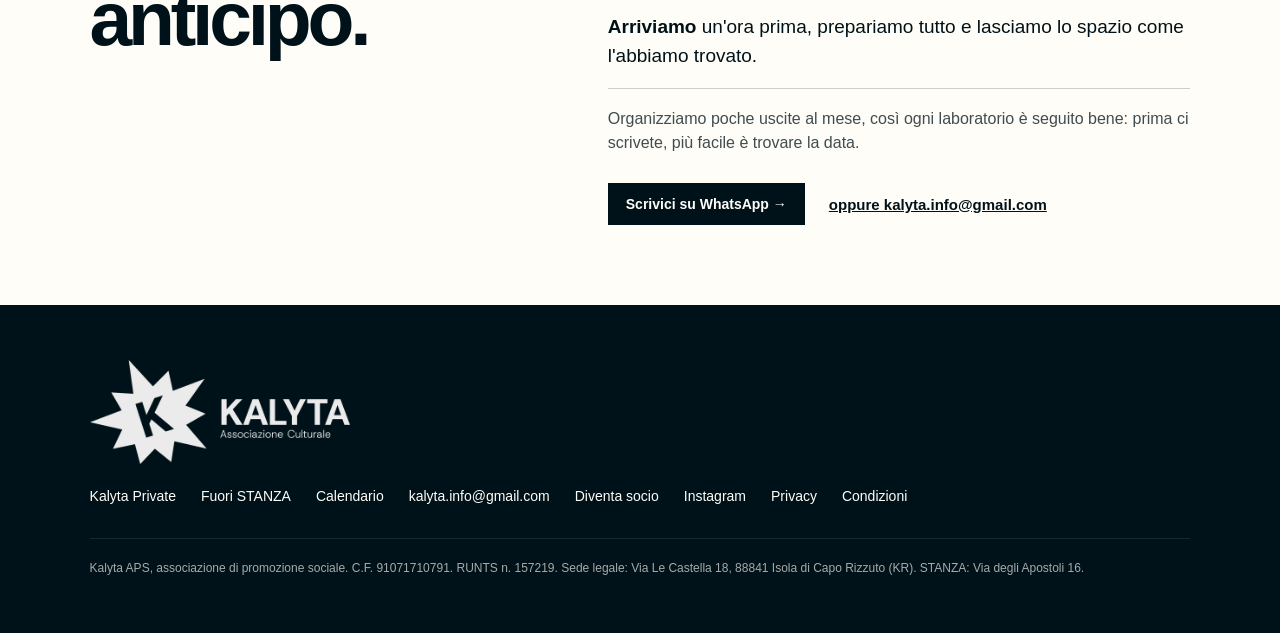
<file: fuori-stanza/index.html>
<!doctype html>
<html lang="it">
<head>
<meta charset="utf-8"><meta name="viewport" content="width=device-width,initial-scale=1">
<title>Kalyta Fuori STANZA | Laboratori dove siete voi</title>
<meta name="description" content="Pittura creativa e candele: Kalyta porta i suoi laboratori da associazioni, strutture turistiche, locali e aziende in Calabria.">
<link rel="icon" type="image/png" href="../assets-private/favicon.png">
<link rel="apple-touch-icon" href="../assets-private/apple-touch-icon.png">
<link rel="stylesheet" href="../style.css?v=dev">
</head>
<body id="top">
<header class="site-header">
  <a href="../" class="logo" aria-label="Kalyta — inizio pagina"><img src="../assets-private/logo-header.png" alt="Kalyta Associazione Culturale" width="480" height="163"></a>
  <nav aria-label="Menu principale">
    <a href="../#laboratori">Laboratori</a>
    <a href="../calendario/">Calendario</a>
    <a href="../#stanza">STANZA</a>
    <a href="../private/">Private</a>
    <a href="../#contatti">Contatti</a>
  </nav>
</header>

<main class="fs">
<section class="fs-hero">
  <p class="section-label">KALYTA FUORI STANZA</p>
  <h1>Il laboratorio viene da voi.</h1>
  <div class="fs-hero-foot">
    <p>Tele, colori, cera e stoppini viaggiano bene. Arriviamo con tutto il necessario, prepariamo il tavolo e seguiamo il laboratorio dall'inizio alla fine. A voi servono lo spazio e le persone.</p>
    <a class="cal-book" href="https://wa.me/393501795131?text=Ciao%20Kalyta%2C%20vorrei%20un%20laboratorio%20Fuori%20STANZA.%0A%0AChi%20siamo%3A%20%0ADove%3A%20%0AQuante%20persone%3A%20%0APeriodo%3A%20%0APittura%20o%20candele%3A%20" target="_blank" rel="noopener">Chiedi un laboratorio →</a>
  </div>
</section>

<section class="section fs-cases">
  <p class="section-label">DOVE SIAMO GIÀ STATI</p>
  <div class="fs-cases-grid">
    <article><p class="fs-place">Petronà (CZ) · 24 ottobre</p><h3>Pittura creativa con Laboratorio Creattivo</h3><p>Un'associazione del posto ha messo a disposizione lo spazio e ha coinvolto i partecipanti. Noi abbiamo portato tele, colori e postazioni, e abbiamo condotto il laboratorio.</p></article>
    <article><p class="fs-place">Isola di Capo Rizzuto · 13 giugno</p><h3>"Mani in pasta" al Grandfather Pub</h3><p>Un laboratorio di pasta fresca di mattina, con la colazione e le farine di Molino Madre, in un locale che di solito apre la sera.</p></article>
  </div>
</section>

<section class="section fs-labs">
  <p class="section-label">I LABORATORI CHE PORTIAMO</p>
  <div class="fs-labs-grid">
    <article class="fs-lab">
      <img src="../assets/lab-pittura.jpg" alt="Ragazze dipingono le loro tele durante un laboratorio di pittura" width="800" height="1000" loading="lazy" decoding="async">
      <div>
        <h2>Pittura creativa</h2>
        <p>Ognuno davanti alla sua tela, con un tema di partenza e nessun bisogno di saper disegnare. Alla fine il quadro si porta a casa.</p>
        <dl>
          <div><dt>Durata</dt><dd>Circa 2 ore</dd></div>
          <div><dt>Portiamo noi</dt><dd>Tele, cavalletti da tavolo, colori, pennelli, grembiuli</dd></div>
          <div><dt>Serve da voi</dt><dd>Un tavolo lungo o più tavoli, luce, un lavandino vicino</dd></div>
        </dl>
        <p class="fs-variants"><strong>Per chi è in vacanza:</strong> si dipinge il paesaggio che si ha davanti, il mare, il castello, la piazza, e il quadro diventa il ricordo del viaggio. <strong>Per gruppi e aziende:</strong> una tela grande divisa in pezzi, ognuno dipinge il suo e alla fine si ricompone l'opera.</p>
      </div>
    </article>
    <article class="fs-lab">
      <img src="../assets/lab-candele.jpg" alt="Una ragazza versa la cera nel bicchiere durante il laboratorio di candele" width="800" height="1000" loading="lazy" decoding="async">
      <div>
        <h2>Candele</h2>
        <p>Si sceglie il profumo, si scioglie la cera, si decora il bicchiere. Ognuno esce con la sua candela, ancora tiepida.</p>
        <dl>
          <div><dt>Durata</dt><dd>Circa 2 ore</dd></div>
          <div><dt>Portiamo noi</dt><dd>Cera, stoppini, essenze, contenitori, decorazioni, attrezzatura</dd></div>
          <div><dt>Serve da voi</dt><dd>Tavoli, una presa elettrica, un ambiente arieggiato</dd></div>
        </dl>
        <p class="fs-variants"><strong>Per chi è in vacanza:</strong> profumi di agrumi ed erbe del Mediterraneo, per portare a casa l'odore del posto. <strong>Per eventi e feste:</strong> le candele fatte dagli ospiti diventano il segnaposto o il ricordo della giornata.</p>
      </div>
    </article>
  </div>
</section>

<section class="section fs-who">
  <p class="section-label">PER CHI</p>
  <h2>Dove possiamo arrivare.</h2>
  <div class="fs-who-grid">
    <article><h3>Associazioni, Pro Loco e comuni</h3><p>Collaboriamo come a Petronà: voi lo spazio e il pubblico, noi il laboratorio. Mettiamo tutto per iscritto in un accordo semplice.</p></article>
    <article><h3>B&amp;B, hotel, villaggi e agriturismi</h3><p>Un pomeriggio diverso da proporre ai vostri ospiti, anche in inglese, con qualcosa di fatto a mano da portare via.</p></article>
    <article><h3>Locali, cantine e aziende</h3><p>Una serata per i clienti, una mattina per il gruppo di lavoro, un evento con i prodotti di chi ci ospita. Vi mandiamo una proposta su misura.</p></article>
    <article><h3>Feste ed eventi privati</h3><p>Compleanni, addii al nubilato, matrimoni: il laboratorio arriva dove festeggiate. Se preferite venire voi, c'è <a href="../private/">Kalyta Private</a> a STANZA.</p></article>
  </div>
</section>

<section class="section fs-how">
  <div>
    <p class="section-label">COME FUNZIONA</p>
    <h2>Scriveteci con un po' di anticipo.</h2>
  </div>
  <div class="fs-steps">
    <p><strong>Ci scrivete</strong> chi siete, dove, più o meno quante persone e in che periodo.</p>
    <p><strong>Vi rispondiamo</strong> con le date libere, il laboratorio più adatto e il contributo o il preventivo.</p>
    <p><strong>Arriviamo</strong> un'ora prima, prepariamo tutto e lasciamo lo spazio come l'abbiamo trovato.</p>
    <p class="fs-note">Organizziamo poche uscite al mese, così ogni laboratorio è seguito bene: prima ci scrivete, più facile è trovare la data.</p>
    <div class="fs-actions"><a class="cal-book" href="https://wa.me/393501795131?text=Ciao%20Kalyta%2C%20vorrei%20un%20laboratorio%20Fuori%20STANZA.%0A%0AChi%20siamo%3A%20%0ADove%3A%20%0AQuante%20persone%3A%20%0APeriodo%3A%20%0APittura%20o%20candele%3A%20" target="_blank" rel="noopener">Scrivici su WhatsApp →</a><a class="gc-link" href="mailto:kalyta.info@gmail.com?subject=Kalyta%20Fuori%20STANZA">oppure kalyta.info@gmail.com</a></div>
  </div>
</section>
</main>

<footer>
  <img src="../assets-private/logo-footer.png" alt="Kalyta Associazione Culturale" width="600" height="240" loading="lazy" decoding="async">
  <div><a href="../private/">Kalyta Private</a><a href="./" aria-current="page">Fuori STANZA</a><a href="../calendario/">Calendario</a><a href="mailto:kalyta.info@gmail.com">kalyta.info@gmail.com</a><a href="https://portalesoci.it/iscrizioni-associazione-smart/kalyta-aps/" target="_blank" rel="noopener">Diventa socio</a><a href="https://www.instagram.com/kalyta.official_/">Instagram</a><a href="../privacy/">Privacy</a><a href="../condizioni/">Condizioni</a></div>
  <p class="foot-legal">Kalyta APS, associazione di promozione sociale. C.F. 91071710791. RUNTS n. 157219. Sede legale: Via Le Castella 18, 88841 Isola di Capo Rizzuto (KR). STANZA: Via degli Apostoli 16.</p>
</footer>
<script src="../main.js?v=dev"></script>
</body>
</html>
</file>
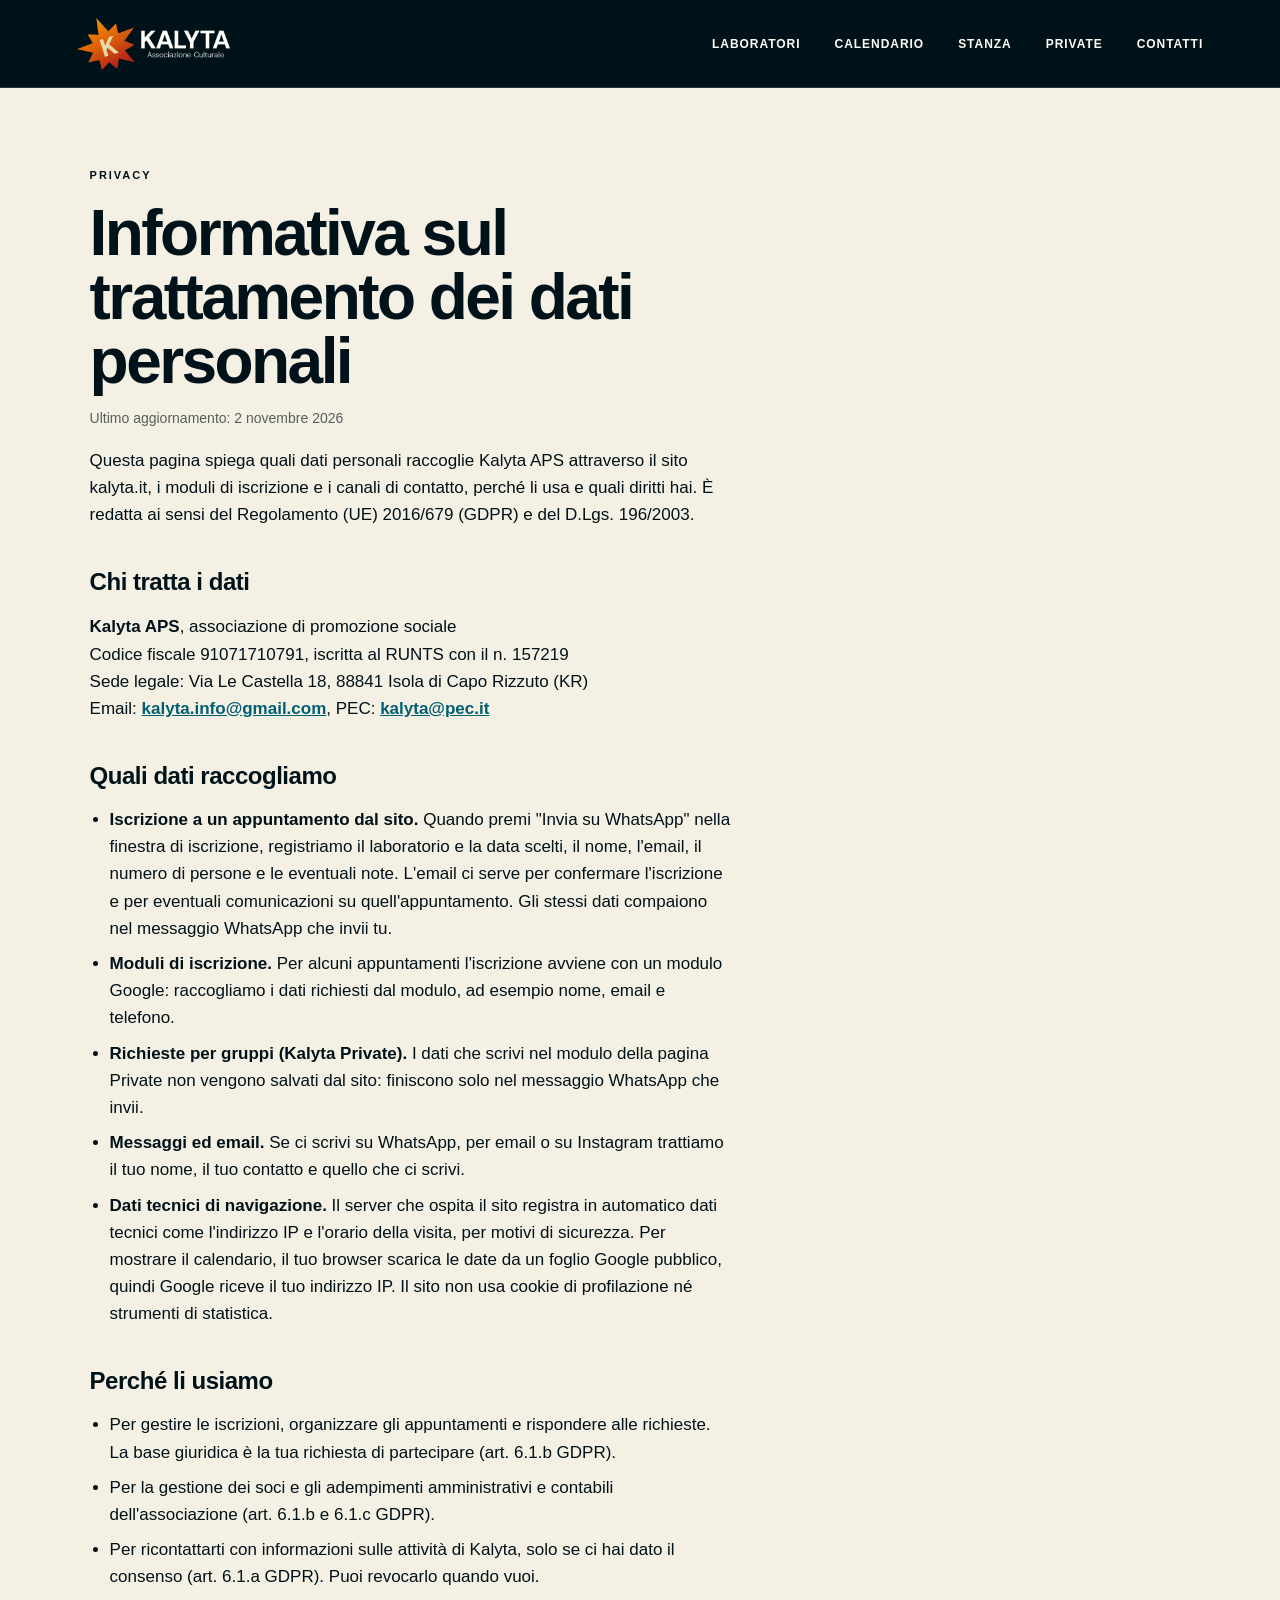
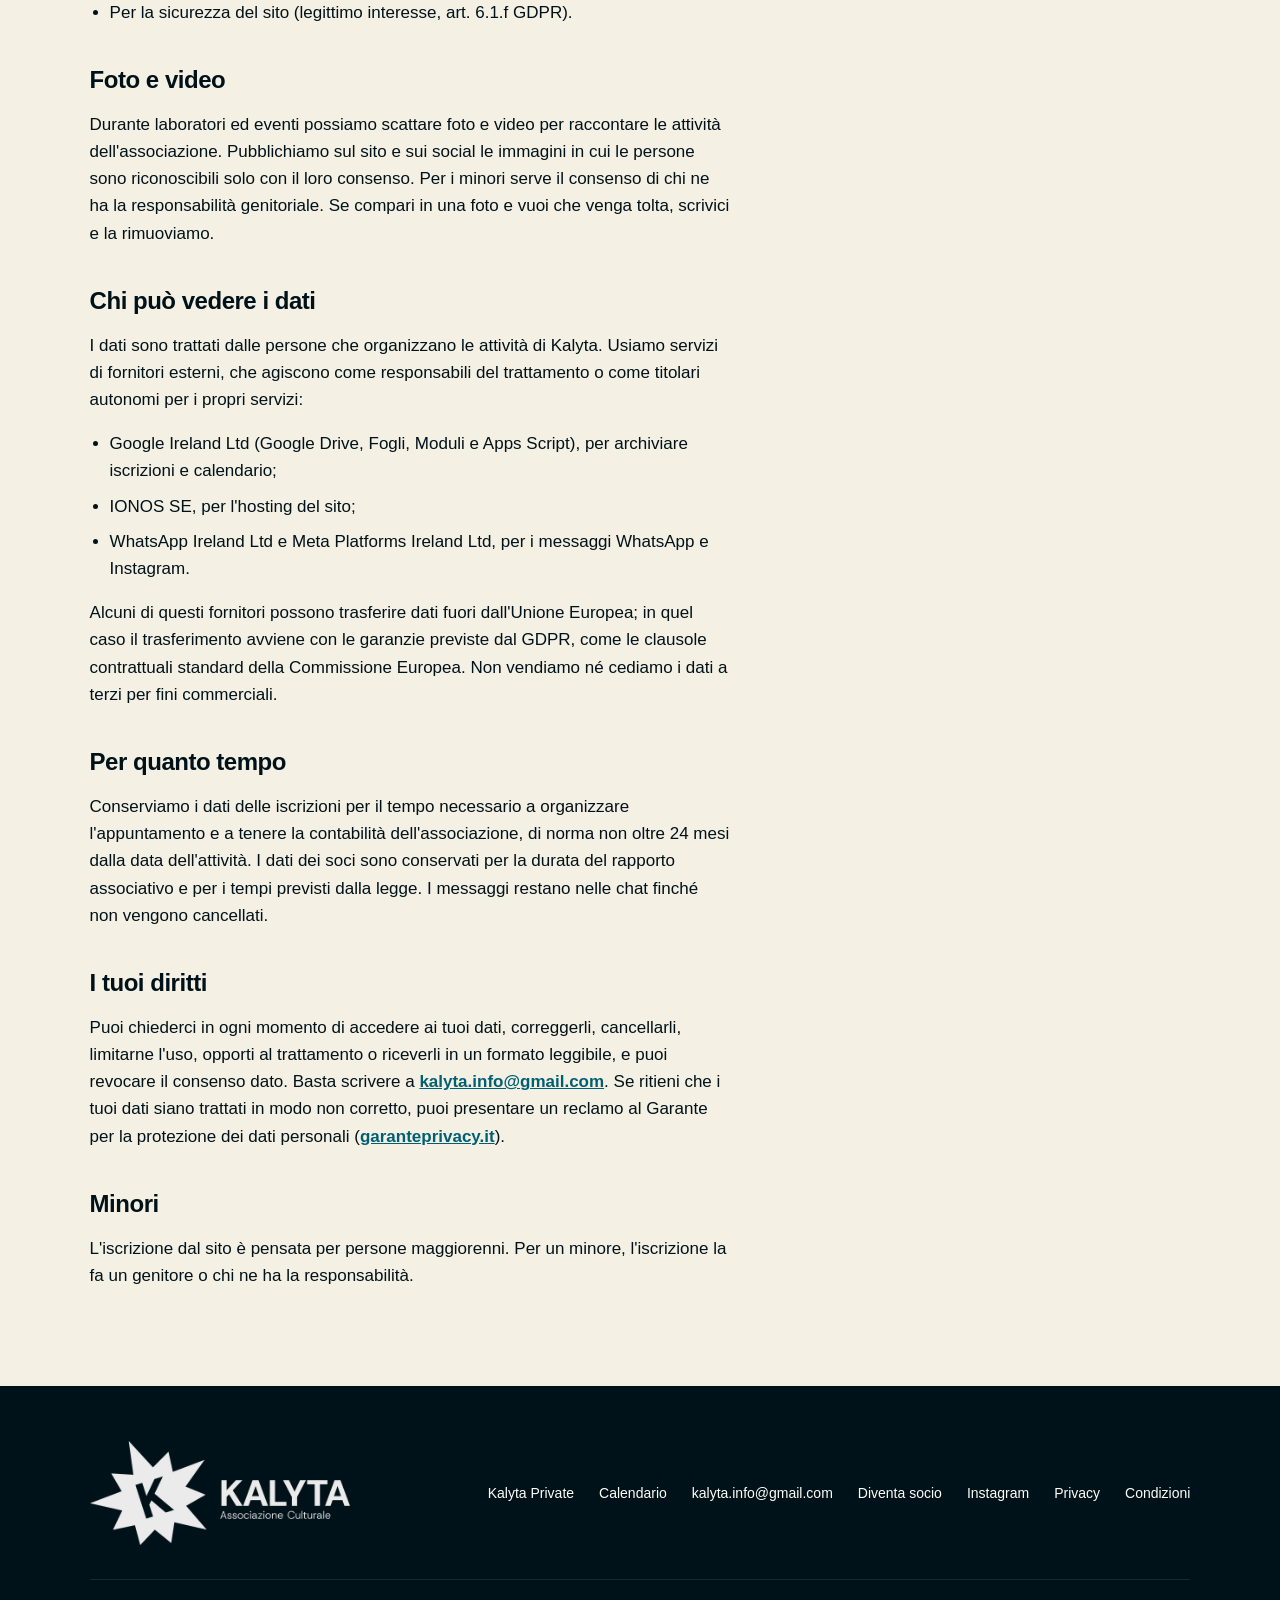
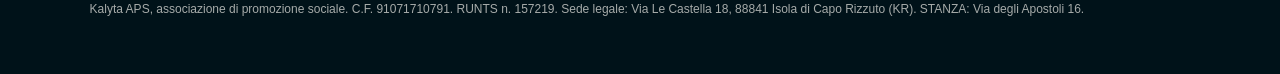
<file: privacy/index.html>
<!doctype html>
<html lang="it">
<head>
<meta charset="utf-8"><meta name="viewport" content="width=device-width,initial-scale=1">
<title>Privacy | Kalyta APS</title>
<meta name="description" content="Informativa sul trattamento dei dati personali di Kalyta APS.">
<link rel="icon" type="image/png" href="../assets-private/favicon.png">
<link rel="apple-touch-icon" href="../assets-private/apple-touch-icon.png">
<link rel="stylesheet" href="../style.css?v=dev">
</head>
<body id="top">
<header class="site-header">
  <a href="../" class="logo" aria-label="Kalyta — inizio pagina"><img src="../assets-private/logo-header.png" alt="Kalyta Associazione Culturale" width="480" height="163"></a>
  <nav aria-label="Menu principale">
    <a href="../#laboratori">Laboratori</a>
    <a href="../calendario/">Calendario</a>
    <a href="../#stanza">STANZA</a>
    <a href="../private/">Private</a>
    <a href="../#contatti">Contatti</a>
  </nav>
</header>

<main>
<article class="section legal">
  <p class="section-label">PRIVACY</p>
  <h1>Informativa sul trattamento dei dati personali</h1>
  <p class="legal-updated">Ultimo aggiornamento: 2 novembre 2026</p>
  <p>Questa pagina spiega quali dati personali raccoglie Kalyta APS attraverso il sito kalyta.it, i moduli di iscrizione e i canali di contatto, perché li usa e quali diritti hai. È redatta ai sensi del Regolamento (UE) 2016/679 (GDPR) e del D.Lgs. 196/2003.</p>

  <h2>Chi tratta i dati</h2>
  <p><strong>Kalyta APS</strong>, associazione di promozione sociale<br>
  Codice fiscale 91071710791, iscritta al RUNTS con il n. 157219<br>
  Sede legale: Via Le Castella 18, 88841 Isola di Capo Rizzuto (KR)<br>
  Email: <a href="mailto:kalyta.info@gmail.com">kalyta.info@gmail.com</a>, PEC: <a href="mailto:kalyta@pec.it">kalyta@pec.it</a></p>

  <h2>Quali dati raccogliamo</h2>
  <ul>
    <li><strong>Iscrizione a un appuntamento dal sito.</strong> Quando premi "Invia su WhatsApp" nella finestra di iscrizione, registriamo il laboratorio e la data scelti, il nome, l'email, il numero di persone e le eventuali note. L'email ci serve per confermare l'iscrizione e per eventuali comunicazioni su quell'appuntamento. Gli stessi dati compaiono nel messaggio WhatsApp che invii tu.</li>
    <li><strong>Moduli di iscrizione.</strong> Per alcuni appuntamenti l'iscrizione avviene con un modulo Google: raccogliamo i dati richiesti dal modulo, ad esempio nome, email e telefono.</li>
    <li><strong>Richieste per gruppi (Kalyta Private).</strong> I dati che scrivi nel modulo della pagina Private non vengono salvati dal sito: finiscono solo nel messaggio WhatsApp che invii.</li>
    <li><strong>Messaggi ed email.</strong> Se ci scrivi su WhatsApp, per email o su Instagram trattiamo il tuo nome, il tuo contatto e quello che ci scrivi.</li>
    <li><strong>Dati tecnici di navigazione.</strong> Il server che ospita il sito registra in automatico dati tecnici come l'indirizzo IP e l'orario della visita, per motivi di sicurezza. Per mostrare il calendario, il tuo browser scarica le date da un foglio Google pubblico, quindi Google riceve il tuo indirizzo IP. Il sito non usa cookie di profilazione né strumenti di statistica.</li>
  </ul>

  <h2>Perché li usiamo</h2>
  <ul>
    <li>Per gestire le iscrizioni, organizzare gli appuntamenti e rispondere alle richieste. La base giuridica è la tua richiesta di partecipare (art. 6.1.b GDPR).</li>
    <li>Per la gestione dei soci e gli adempimenti amministrativi e contabili dell'associazione (art. 6.1.b e 6.1.c GDPR).</li>
    <li>Per ricontattarti con informazioni sulle attività di Kalyta, solo se ci hai dato il consenso (art. 6.1.a GDPR). Puoi revocarlo quando vuoi.</li>
    <li>Per la sicurezza del sito (legittimo interesse, art. 6.1.f GDPR).</li>
  </ul>

  <h2>Foto e video</h2>
  <p>Durante laboratori ed eventi possiamo scattare foto e video per raccontare le attività dell'associazione. Pubblichiamo sul sito e sui social le immagini in cui le persone sono riconoscibili solo con il loro consenso. Per i minori serve il consenso di chi ne ha la responsabilità genitoriale. Se compari in una foto e vuoi che venga tolta, scrivici e la rimuoviamo.</p>

  <h2>Chi può vedere i dati</h2>
  <p>I dati sono trattati dalle persone che organizzano le attività di Kalyta. Usiamo servizi di fornitori esterni, che agiscono come responsabili del trattamento o come titolari autonomi per i propri servizi:</p>
  <ul>
    <li>Google Ireland Ltd (Google Drive, Fogli, Moduli e Apps Script), per archiviare iscrizioni e calendario;</li>
    <li>IONOS SE, per l'hosting del sito;</li>
    <li>WhatsApp Ireland Ltd e Meta Platforms Ireland Ltd, per i messaggi WhatsApp e Instagram.</li>
  </ul>
  <p>Alcuni di questi fornitori possono trasferire dati fuori dall'Unione Europea; in quel caso il trasferimento avviene con le garanzie previste dal GDPR, come le clausole contrattuali standard della Commissione Europea. Non vendiamo né cediamo i dati a terzi per fini commerciali.</p>

  <h2>Per quanto tempo</h2>
  <p>Conserviamo i dati delle iscrizioni per il tempo necessario a organizzare l'appuntamento e a tenere la contabilità dell'associazione, di norma non oltre 24 mesi dalla data dell'attività. I dati dei soci sono conservati per la durata del rapporto associativo e per i tempi previsti dalla legge. I messaggi restano nelle chat finché non vengono cancellati.</p>

  <h2>I tuoi diritti</h2>
  <p>Puoi chiederci in ogni momento di accedere ai tuoi dati, correggerli, cancellarli, limitarne l'uso, opporti al trattamento o riceverli in un formato leggibile, e puoi revocare il consenso dato. Basta scrivere a <a href="mailto:kalyta.info@gmail.com">kalyta.info@gmail.com</a>. Se ritieni che i tuoi dati siano trattati in modo non corretto, puoi presentare un reclamo al Garante per la protezione dei dati personali (<a href="https://www.garanteprivacy.it" target="_blank" rel="noopener">garanteprivacy.it</a>).</p>

  <h2>Minori</h2>
  <p>L'iscrizione dal sito è pensata per persone maggiorenni. Per un minore, l'iscrizione la fa un genitore o chi ne ha la responsabilità.</p>
</article>
</main>

<footer>
  <img src="../assets-private/logo-footer.png" alt="Kalyta Associazione Culturale" width="600" height="240" loading="lazy" decoding="async">
  <div><a href="../private/">Kalyta Private</a><a href="../calendario/">Calendario</a><a href="mailto:kalyta.info@gmail.com">kalyta.info@gmail.com</a><a href="https://portalesoci.it/iscrizioni-associazione-smart/kalyta-aps/" target="_blank" rel="noopener">Diventa socio</a><a href="https://www.instagram.com/kalyta.official_/">Instagram</a><a href="./" aria-current="page">Privacy</a><a href="../condizioni/">Condizioni</a></div>
  <p class="foot-legal">Kalyta APS, associazione di promozione sociale. C.F. 91071710791. RUNTS n. 157219. Sede legale: Via Le Castella 18, 88841 Isola di Capo Rizzuto (KR). STANZA: Via degli Apostoli 16.</p>
</footer>
<script src="../main.js?v=dev"></script>
</body>
</html>
</file>
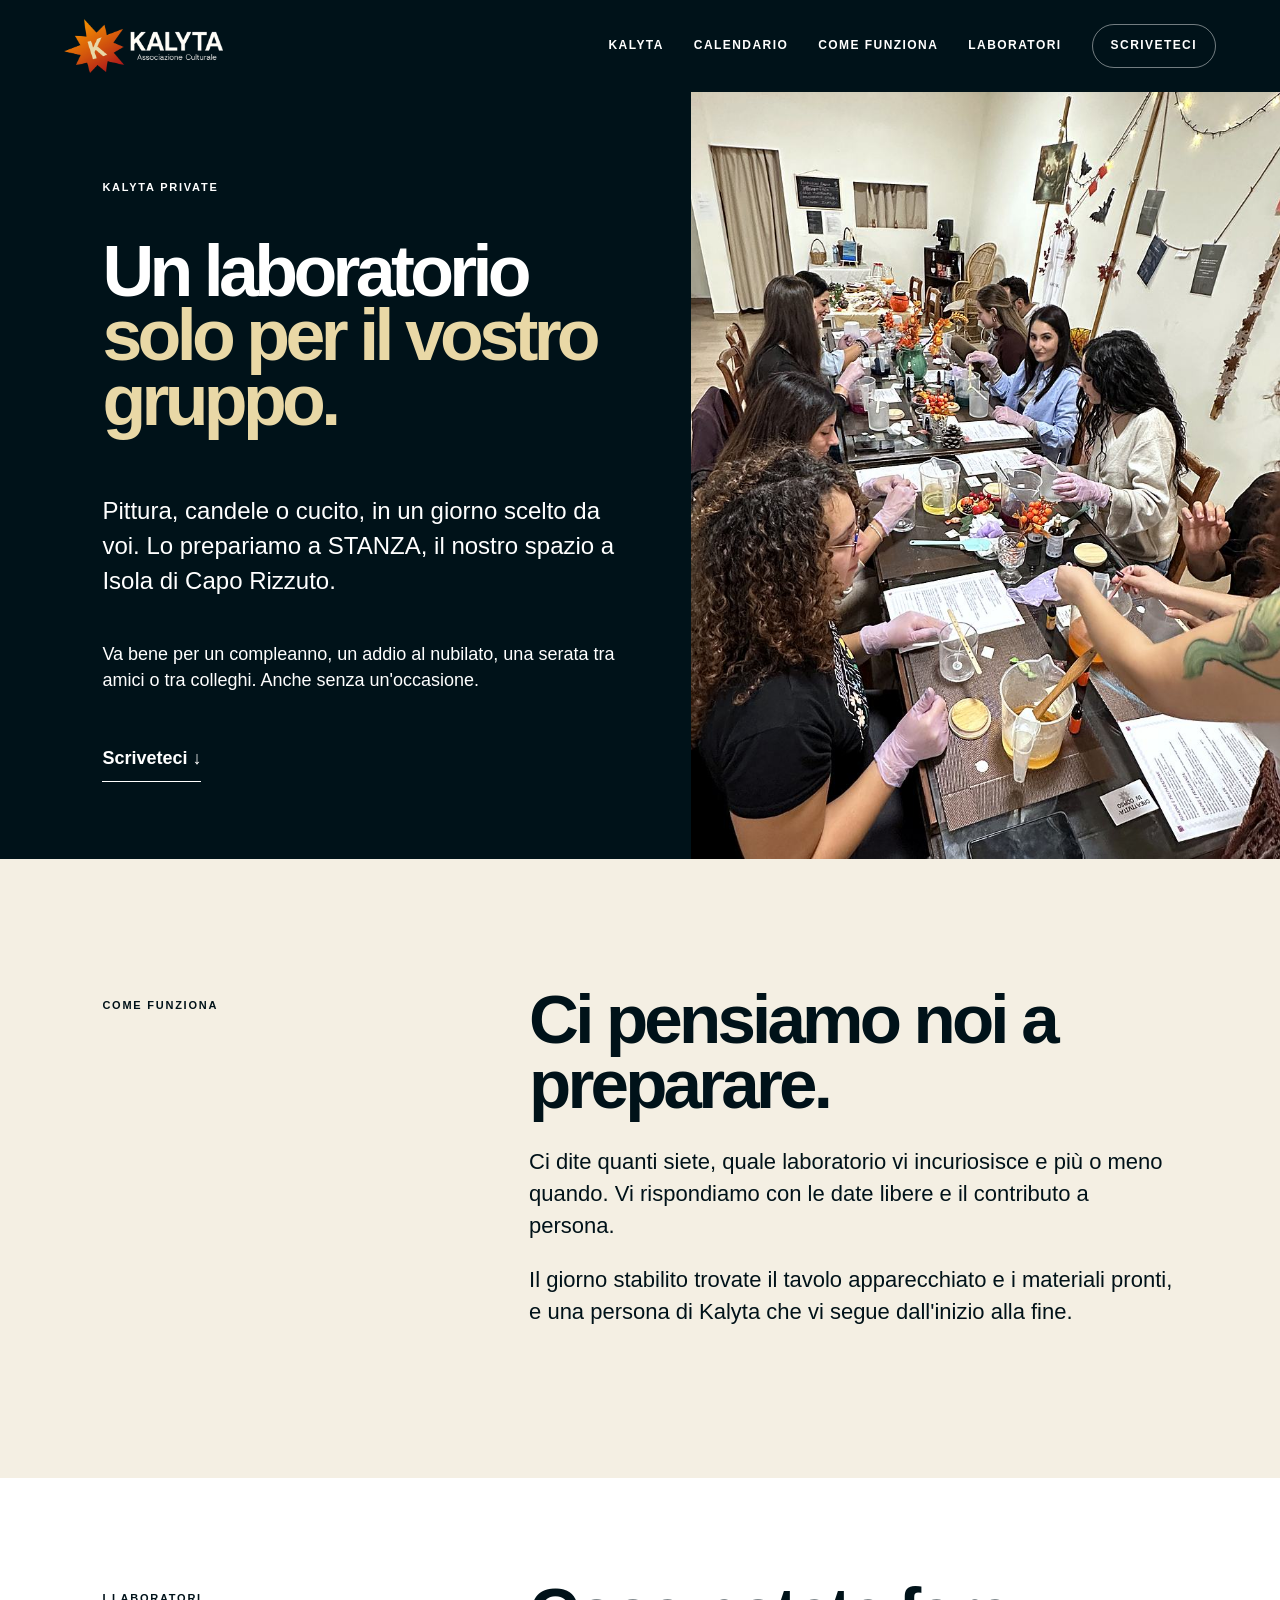
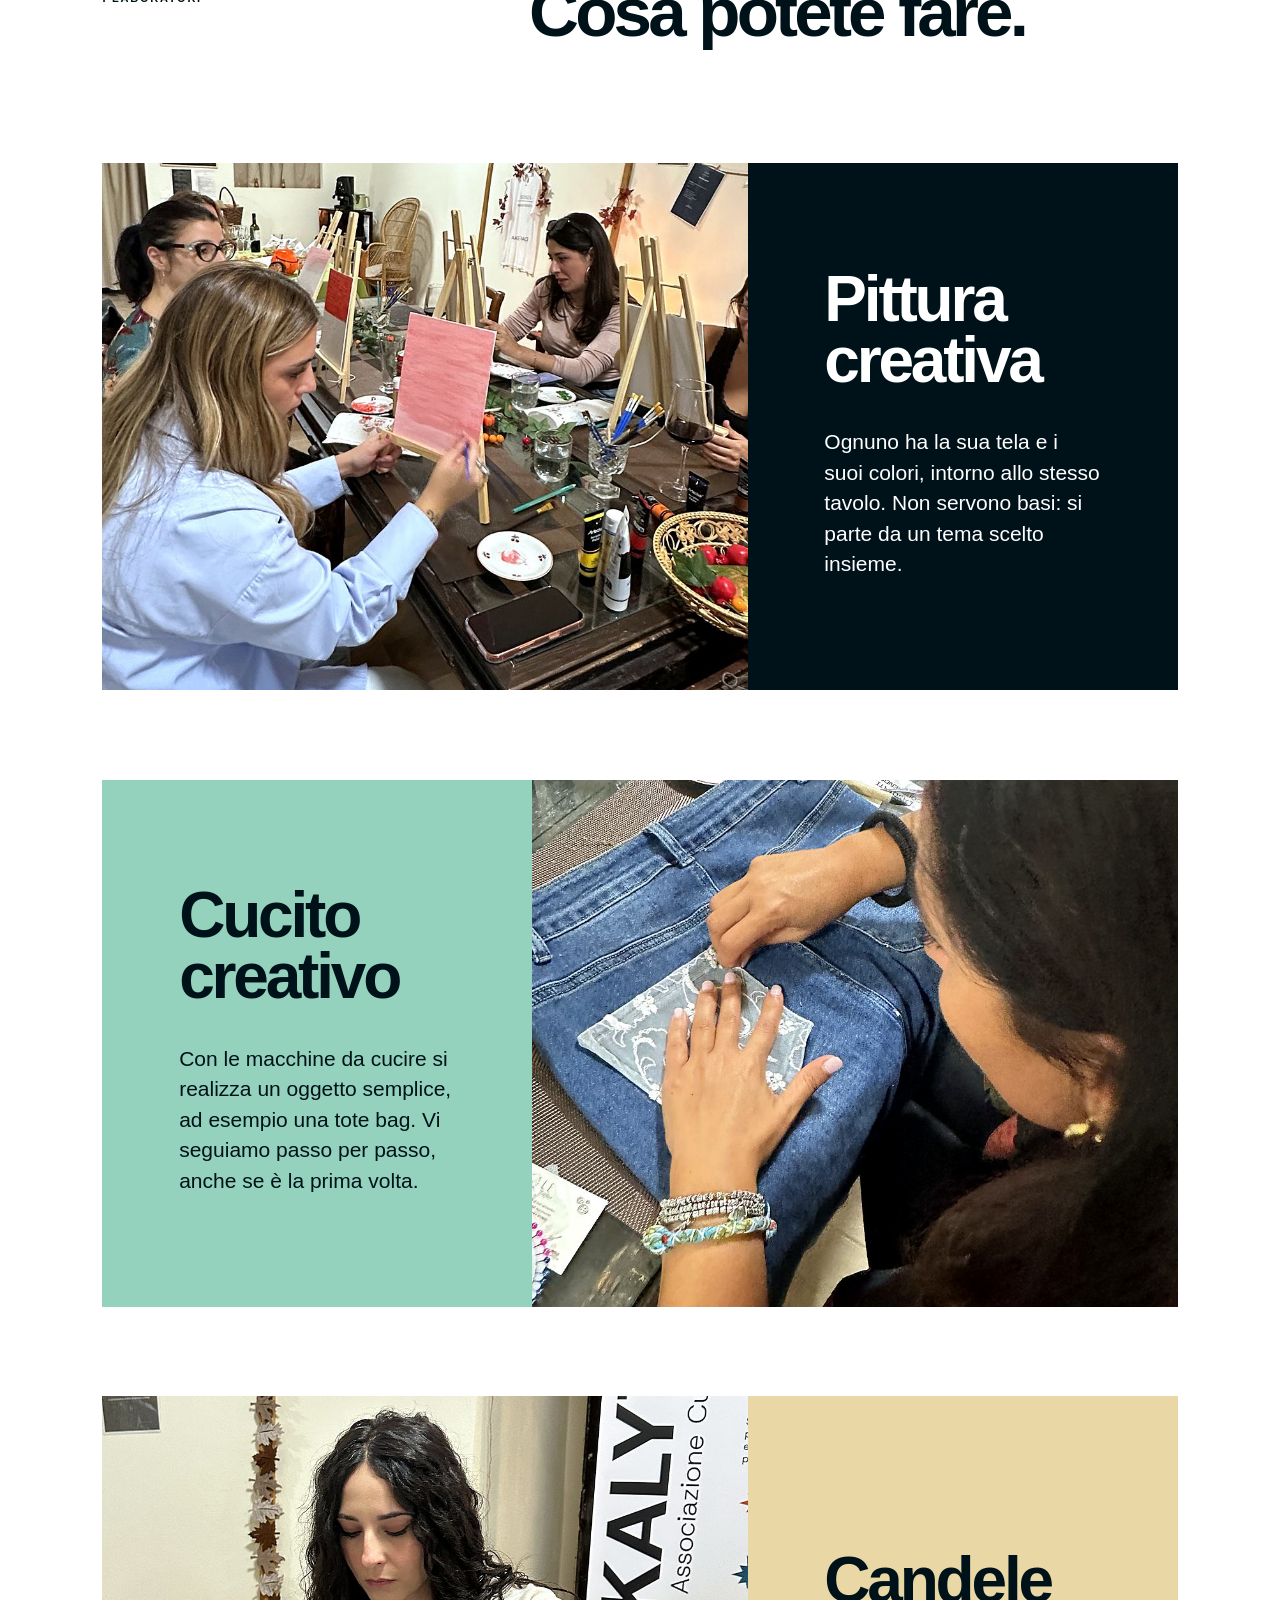
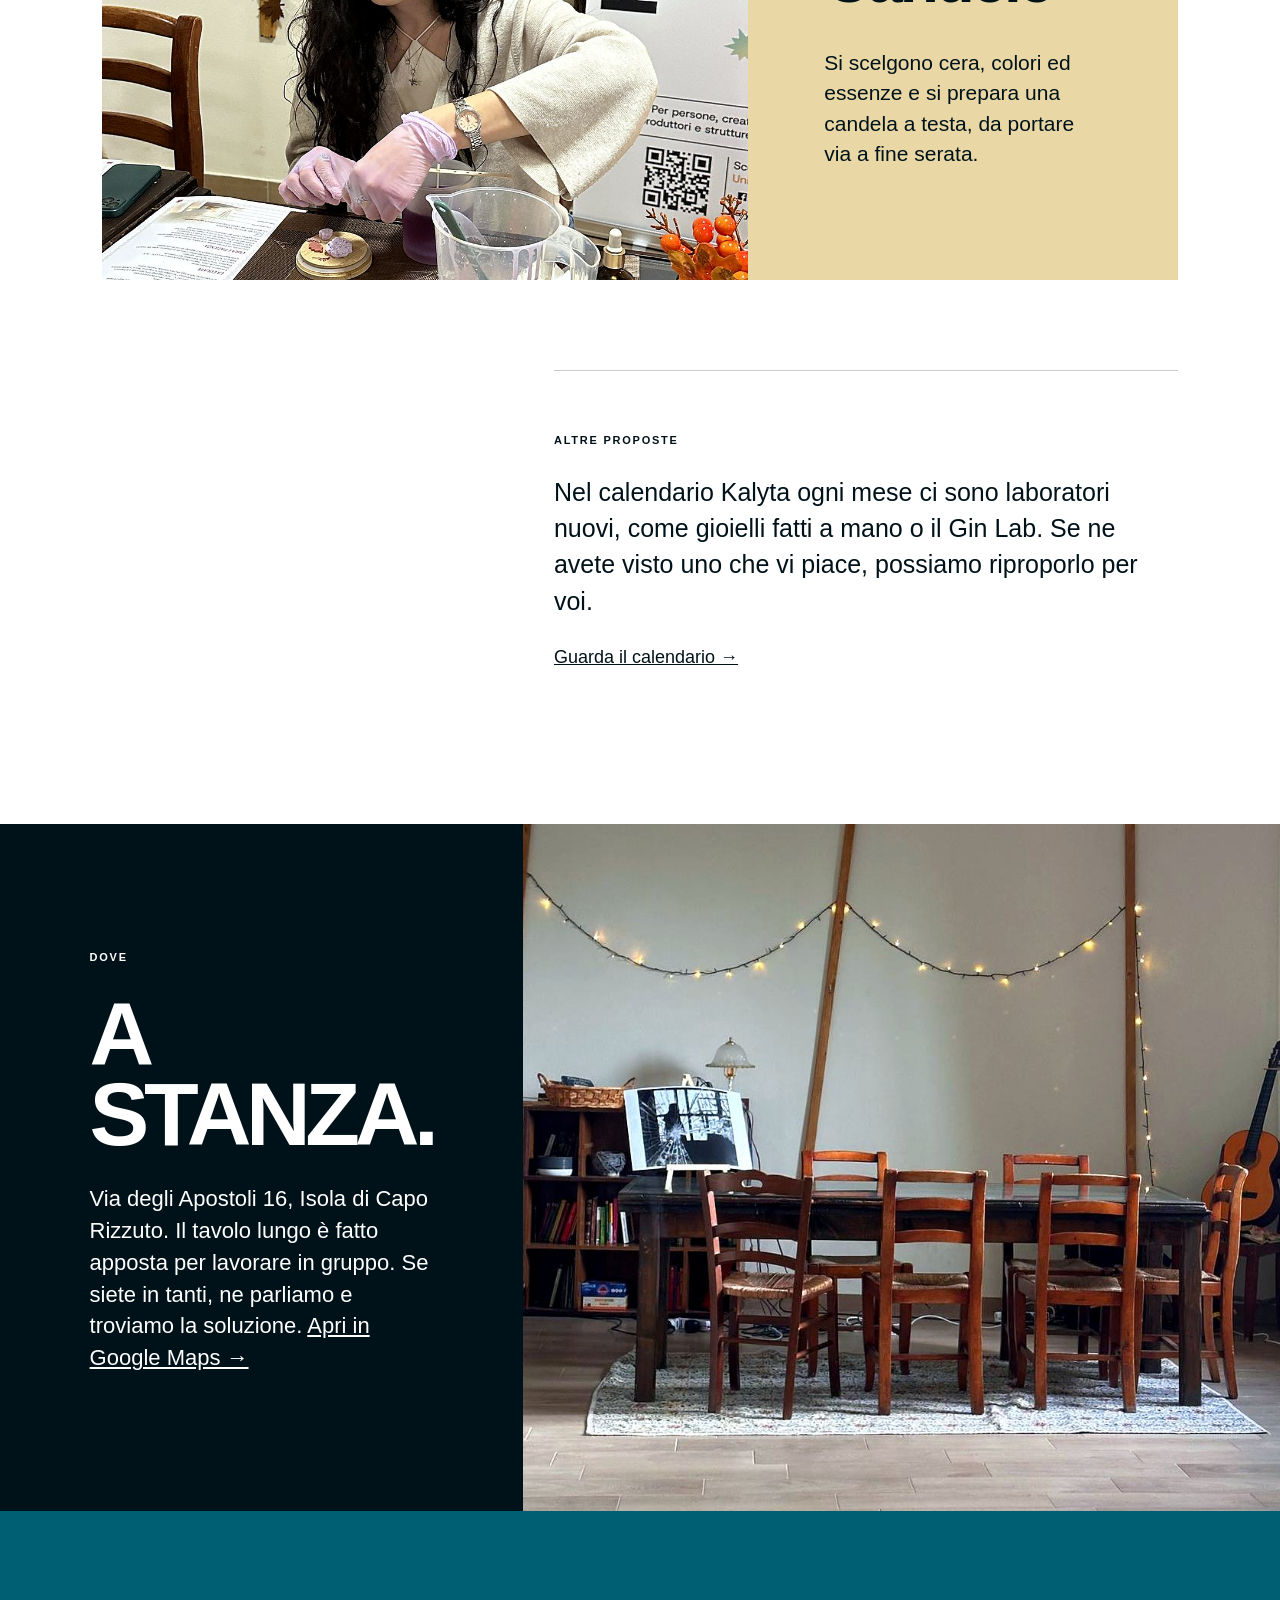
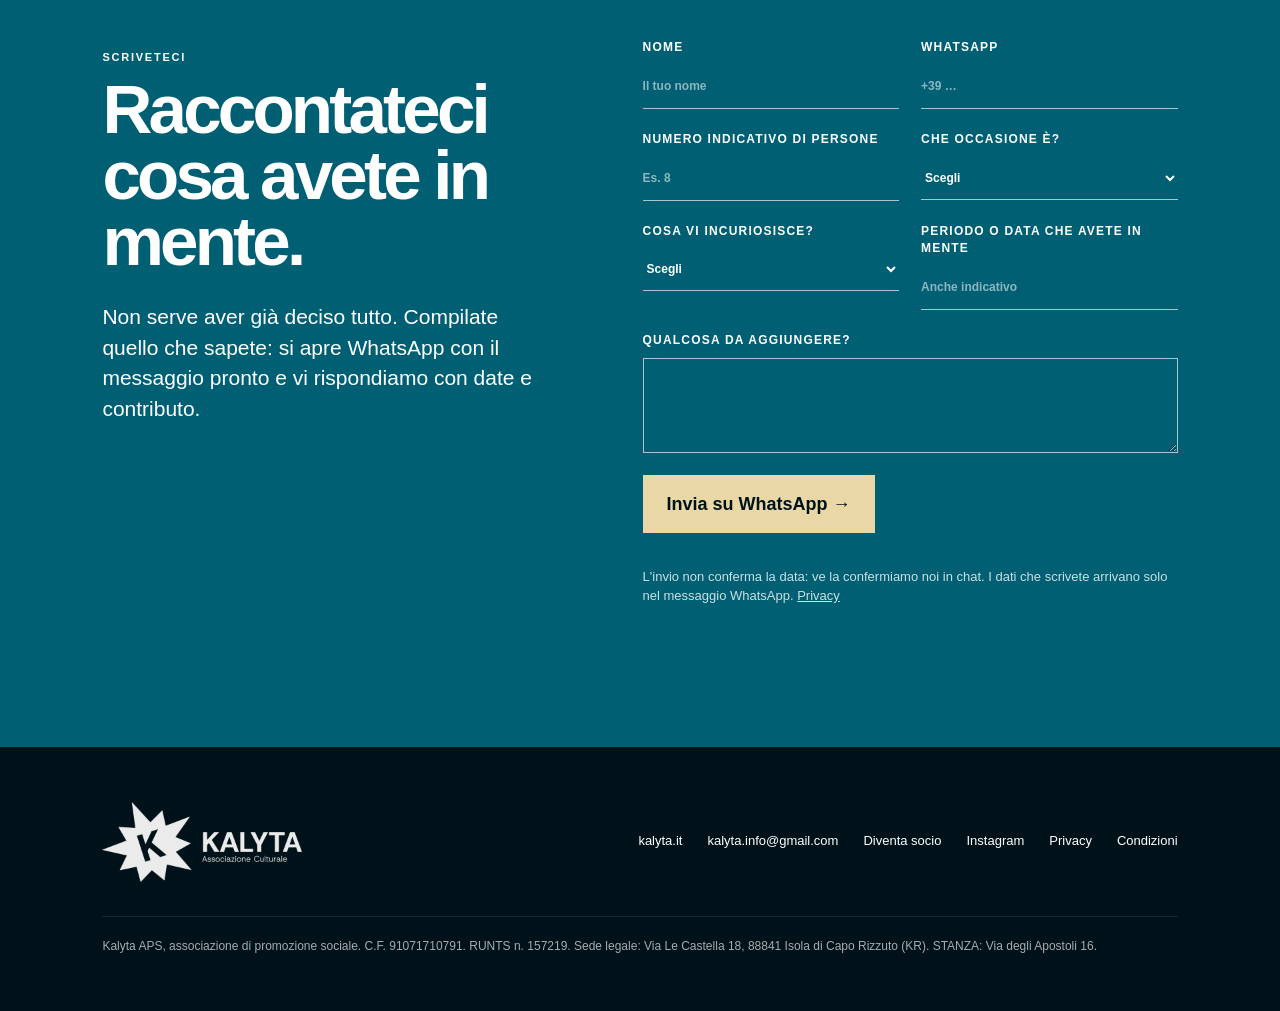
<file: private/index.html>
<!doctype html>
<html lang="it">
<head>
<meta charset="utf-8"><meta name="viewport" content="width=device-width,initial-scale=1">
<title>Kalyta Private | Laboratori per gruppi</title>
<meta name="description" content="Un laboratorio Kalyta solo per il vostro gruppo: pittura, candele o cucito a STANZA, Isola di Capo Rizzuto.">
<meta property="og:type" content="website">
<meta property="og:site_name" content="Kalyta">
<meta property="og:title" content="Kalyta Private | Laboratori per gruppi">
<meta property="og:description" content="Pittura, candele, cucito creativo: un'esperienza Kalyta dedicata al vostro gruppo.">
<meta property="og:image" content="https://kalyta.it/assets/private-tavolata.jpg">
<meta property="og:url" content="https://kalyta.it/private/">
<link rel="icon" type="image/png" href="../assets-private/favicon.png">
<link rel="apple-touch-icon" href="../assets-private/apple-touch-icon.png">
<link rel="stylesheet" href="../private.css?v=dev">
</head>
<body id="top">
<header class="site-header">
  <a href="../" class="brand" aria-label="Kalyta — torna al sito"><img src="../assets-private/logo-header.png" alt="Kalyta APS" width="480" height="163" decoding="async"></a>
  <nav><a href="../">Kalyta</a><a href="../calendario/">Calendario</a><a href="#come">Come funziona</a><a href="#esperienze">Laboratori</a><a href="#contatto" class="nav-cta">Scriveteci</a></nav>
</header>
<main>
<section class="hero">
 <div class="hero-copy"><p class="eyebrow">KALYTA PRIVATE</p><h1>Un laboratorio<br><span>solo per il vostro gruppo.</span></h1><p class="lead">Pittura, candele o cucito, in un giorno scelto da voi. Lo prepariamo a STANZA, il nostro spazio a Isola di Capo Rizzuto.</p><p>Va bene per un compleanno, un addio al nubilato, una serata tra amici o tra colleghi. Anche senza un'occasione.</p><a class="button" href="#contatto">Scriveteci ↓</a></div>
 <figure class="hero-photo"><img src="../assets/private-tavolata.jpg" alt="Un gruppo al lavoro intorno al tavolo lungo durante il laboratorio di candele" width="880" height="1100" decoding="async"></figure>
</section>
<section id="come" class="intro"><p class="eyebrow">COME FUNZIONA</p><div><h2>Ci pensiamo noi a preparare.</h2><p>Ci dite quanti siete, quale laboratorio vi incuriosisce e più o meno quando. Vi rispondiamo con le date libere e il contributo a persona.</p><p>Il giorno stabilito trovate il tavolo apparecchiato e i materiali pronti, e una persona di Kalyta che vi segue dall'inizio alla fine.</p></div></section>
<section id="esperienze" class="experiences">
 <div class="section-head"><p class="eyebrow">I LABORATORI</p><h2>Cosa potete fare.</h2></div>
 <article class="exp exp-paint"><img src="../assets/private-pittura.jpg" alt="Ragazze dipingono le loro tele durante un laboratorio di pittura a STANZA" width="1100" height="825" loading="lazy" decoding="async"><div><h3>Pittura creativa</h3><p>Ognuno ha la sua tela e i suoi colori, intorno allo stesso tavolo. Non servono basi: si parte da un tema scelto insieme.</p></div></article>
 <article class="exp exp-sew"><div><h3>Cucito creativo</h3><p>Con le macchine da cucire si realizza un oggetto semplice, ad esempio una tote bag. Vi seguiamo passo per passo, anche se è la prima volta.</p></div><img src="../assets/private-cucito.jpg" alt="Mani che lavorano su un paio di jeans durante il laboratorio di cucito" width="1100" height="825" loading="lazy" decoding="async"></article>
 <article class="exp exp-candle"><img src="../assets/private-candele.jpg" alt="Una socia prepara la sua candela accanto allo striscione Kalyta" width="1100" height="825" loading="lazy" decoding="async"><div><h3>Candele</h3><p>Si scelgono cera, colori ed essenze e si prepara una candela a testa, da portare via a fine serata.</p></div></article>
 <div class="more"><p class="eyebrow">ALTRE PROPOSTE</p><p>Nel calendario Kalyta ogni mese ci sono laboratori nuovi, come gioielli fatti a mano o il Gin Lab. Se ne avete visto uno che vi piace, possiamo riproporlo per voi.</p><a href="../calendario/">Guarda il calendario →</a></div>
</section>
<section class="stanza"><div class="stanza-copy"><p class="eyebrow">DOVE</p><h2>A STANZA.</h2><p>Via degli Apostoli 16, Isola di Capo Rizzuto. Il tavolo lungo è fatto apposta per lavorare in gruppo. Se siete in tanti, ne parliamo e troviamo la soluzione. <a href="https://www.google.com/maps/search/?api=1&amp;query=Via+degli+Apostoli+16+Isola+di+Capo+Rizzuto" target="_blank" rel="noopener">Apri in Google Maps →</a></p></div><div class="stanza-photo"><img src="../assets/stanza-tavolo-lungo.jpg" alt="Il tavolo lungo di STANZA con le sedie impagliate, le lucine e la chitarra" width="1200" height="900" loading="lazy" decoding="async"></div></section>
<section id="contatto" class="contact">
 <div class="contact-intro"><p class="eyebrow">SCRIVETECI</p><h2>Raccontateci cosa avete in mente.</h2><p>Non serve aver già deciso tutto. Compilate quello che sapete: si apre WhatsApp con il messaggio pronto e vi rispondiamo con date e contributo.</p></div>
 <form id="privateForm">
  <label>Nome<input required name="nome" autocomplete="name" placeholder="Il tuo nome"></label>
  <label>WhatsApp<input required name="whatsapp" type="tel" inputmode="tel" autocomplete="tel" placeholder="+39 …"></label>
  <label>Numero indicativo di persone<input required name="persone" type="number" min="2" max="60" inputmode="numeric" placeholder="Es. 8"></label>
  <label>Che occasione è?<select name="occasione" required><option value="">Scegli</option><option>Compleanno</option><option>Addio al nubilato</option><option>Ritrovo tra amici</option><option>Altra occasione</option><option>Nessuna occasione particolare</option></select></label>
  <label>Cosa vi incuriosisce?<select name="esperienza" required><option value="">Scegli</option><option>Pittura creativa</option><option>Candele</option><option>Cucito creativo</option><option>Un altro laboratorio (scrivetelo nelle note)</option><option>Non sappiamo ancora</option></select></label>
  <label>Periodo o data che avete in mente<input name="periodo" placeholder="Anche indicativo"></label>
  <label class="full">Qualcosa da aggiungere?<textarea name="note" rows="4"></textarea></label>
  <button type="submit">Invia su WhatsApp →</button><p class="form-note">L'invio non conferma la data: ve la confermiamo noi in chat. I dati che scrivete arrivano solo nel messaggio WhatsApp. <a href="../privacy/">Privacy</a></p>
 </form>
</section>
</main>
<footer><img src="../assets-private/logo-footer.png" alt="Kalyta APS" width="600" height="240" loading="lazy" decoding="async"><div><a href="https://kalyta.it/">kalyta.it</a><a href="mailto:kalyta.info@gmail.com">kalyta.info@gmail.com</a><a href="https://portalesoci.it/iscrizioni-associazione-smart/kalyta-aps/" target="_blank" rel="noopener">Diventa socio</a><a href="https://www.instagram.com/kalyta.official_/">Instagram</a><a href="../privacy/">Privacy</a><a href="../condizioni/">Condizioni</a></div>
  <p class="foot-legal">Kalyta APS, associazione di promozione sociale. C.F. 91071710791. RUNTS n. 157219. Sede legale: Via Le Castella 18, 88841 Isola di Capo Rizzuto (KR). STANZA: Via degli Apostoli 16.</p>
</footer>
<script src="../private.js?v=dev"></script>
</body></html>
</file>
<file: style.css>
:root{--ink:#001219;--cream:#f5f0e4;--sand:#e9d8a6;--aqua:#94d2bd;--teal:#005f73;--white:#fffdf7}*{box-sizing:border-box}html{scroll-behavior:smooth}body{margin:0;font-family:Arial,Helvetica,sans-serif;color:var(--ink);background:var(--cream)}a{color:inherit}.site-header{height:88px;background:var(--ink);display:flex;align-items:center;justify-content:space-between;padding:0 max(6vw,28px);position:relative;z-index:10;border-bottom:1px solid #ffffff22}.logo img{display:block;width:245px;max-height:52px;object-fit:contain;object-position:left center}.site-header nav{display:flex;gap:34px}.site-header nav a{text-decoration:none;color:var(--white);font-size:12px;font-weight:700;letter-spacing:.08em;text-transform:uppercase}.hero{min-height:690px;background:var(--ink);color:var(--white);padding:90px max(7vw,40px) 42px;position:relative;overflow:hidden}.hero-mark{position:absolute;width:min(42vw,580px);right:-3vw;top:50%;transform:translateY(-50%);opacity:.055}.eyebrow,.section-label{font-size:11px;letter-spacing:.18em;font-weight:700}.hero h1{font-size:clamp(68px,9vw,138px);line-height:.86;letter-spacing:-.065em;margin:34px 0 100px;max-width:1050px}.hero-foot{border-top:1px solid #ffffff44;padding-top:28px;display:flex;justify-content:space-between;gap:30px;align-items:flex-end}.hero-foot p{font-size:23px;line-height:1.42;margin:0;max-width:700px}.hero-foot a{text-decoration:none}.section{padding:80px max(7vw,40px)}.section-intro{display:grid;grid-template-columns:1fr 1.8fr;gap:60px;margin-bottom:70px}.section-intro h2,.encounters>h2,.ways>h2{font-size:clamp(58px,7vw,104px);line-height:.9;letter-spacing:-.055em;margin:0}.section-intro p{font-size:24px;line-height:1.45;max-width:760px}.lab-grid{display:grid;grid-template-columns:1.25fr .9fr;grid-auto-rows:430px}.photo{margin:0;overflow:hidden}.photo img,.stanza-grid img,.origin img,.enc-grid img{width:100%;height:100%;object-fit:cover;display:block}.tile{padding:54px;display:flex;flex-direction:column;justify-content:flex-end}.tile span,.ways article span{font-size:11px;letter-spacing:.15em}.tile h3{font-size:50px;line-height:.98;letter-spacing:-.045em;margin:20px 0}.tile p{font-size:18px;line-height:1.5;max-width:520px}.dark{background:var(--ink);color:var(--white)}.aqua{background:var(--aqua)}.sand{background:var(--sand)}.promo{margin-top:70px;border-top:1px solid var(--ink);border-bottom:1px solid var(--ink);padding:42px 0;display:grid;grid-template-columns:1fr 1.6fr;gap:70px}.promo h3{font-size:46px;line-height:1;margin:18px 0}.promo-rules{display:grid;grid-template-columns:repeat(3,1fr);gap:26px}.promo-rules p{margin:0;font-size:17px;line-height:1.45}.promo-rules small{grid-column:1/-1}.encounters{background:var(--ink);color:var(--white)}.encounters>h2{margin:20px 0 70px}.enc-grid{display:grid;grid-template-columns:1.4fr .8fr;gap:50px;align-items:stretch}.enc-grid figure{margin:0;min-height:520px}.enc-list{background:var(--sand);color:var(--ink);padding:70px 45px}.enc-list div{font-size:46px;letter-spacing:-.04em;padding:15px 0;border-bottom:1px solid #00121955}.enc-list p{margin-top:32px;line-height:1.5}.stanza{background:var(--white)}.stanza-head{display:grid;grid-template-columns:.55fr 1.2fr .8fr;gap:40px;align-items:end;margin-bottom:55px}.stanza-head h2{font-size:clamp(80px,10vw,150px);line-height:.8;letter-spacing:-.07em;margin:0}.stanza-head p{font-size:20px;line-height:1.5}.stanza-grid{display:grid;grid-template-columns:1.2fr .8fr;grid-template-rows:330px 330px;gap:12px}.stanza-grid img:first-child{grid-row:1/3}.private-teaser{padding:80px max(7vw,40px);background:var(--teal);color:var(--white);display:grid;grid-template-columns:1.4fr .7fr;gap:70px;align-items:end}.private-teaser h2{font-size:clamp(54px,6vw,88px);line-height:.92;letter-spacing:-.055em;margin:20px 0 0}.private-teaser p{font-size:20px;line-height:1.5}.button{display:inline-block;margin-top:20px;border-bottom:1px solid currentColor;padding-bottom:5px;text-decoration:none;font-weight:700}.ways{background:var(--sand);padding:80px max(7vw,40px)}.ways>h2{margin:20px 0 60px}.ways-grid{display:grid;grid-template-columns:repeat(3,1fr);border-top:1px solid}.ways article{padding:38px 38px 38px 0;border-right:1px solid #00121955}.ways article+article{padding-left:38px}.ways article:last-child{border-right:0}.ways article h3{font-size:34px;margin:22px 0}.ways article p{font-size:17px;line-height:1.5;min-height:110px}.origin{background:var(--teal);color:var(--white);display:grid;grid-template-columns:.7fr 1.3fr;gap:70px;align-items:center}.origin h2{font-size:clamp(62px,6vw,96px);line-height:.92;letter-spacing:-.055em;margin:25px 0}.origin p{font-size:20px;line-height:1.5}.origin img{height:560px}footer{background:var(--ink);color:var(--white);padding:55px max(7vw,40px);display:flex;justify-content:space-between;align-items:center}footer img{width:260px}footer div{display:flex;gap:25px}footer a{text-decoration:none;font-size:14px}@media(max-width:800px){.site-header{height:74px;padding:0 20px}.logo img{width:190px}.site-header nav{display:none}.hero{min-height:auto;padding:70px 22px 35px}.hero-mark{width:85vw;right:-35vw;opacity:.045}.hero h1{font-size:clamp(58px,18vw,90px);margin:28px 0 70px}.hero-foot{display:block}.hero-foot p{font-size:18px}.hero-foot a{display:inline-block;margin-top:28px}.section,.ways{padding:60px 22px}.section-intro{display:block;margin-bottom:45px}.section-intro h2,.encounters>h2,.ways>h2{font-size:58px}.section-intro p{font-size:19px}.lab-grid{display:block}.photo{height:330px}.tile{min-height:330px;padding:35px 28px}.tile h3{font-size:42px}.promo{display:block;margin-top:45px}.promo-rules{grid-template-columns:1fr;margin-top:35px}.encounters>h2{margin-bottom:40px}.enc-grid{display:block}.enc-grid figure{min-height:340px}.enc-list{padding:40px 28px}.enc-list div{font-size:38px}.stanza-head{display:block}.stanza-head h2{font-size:92px;margin:30px 0}.stanza-grid{display:block}.stanza-grid img{height:330px;margin-bottom:10px}.private-teaser{padding:60px 22px;display:block}.private-teaser h2{font-size:55px}.ways-grid{display:block}.ways article,.ways article+article{padding:32px 0;border-right:0;border-bottom:1px solid #00121955}.ways article p{min-height:auto}.origin{display:block}.origin img{height:350px;margin-top:45px}footer{display:block;padding:45px 22px}footer img{width:220px}footer div{display:flex;flex-direction:column;margin-top:35px;gap:15px}}

/* Fotografie aggiuntive: le immagini originali restano inalterate */
.extra-photo-story{display:grid;grid-template-columns:1.25fr .8fr .8fr;gap:12px;padding:0 clamp(20px,5vw,90px) clamp(40px,6vw,90px);background:#f7f4ed}
.extra-photo-story figure{margin:0;min-width:0;overflow:hidden;aspect-ratio:4/3}
.extra-photo-story figure:first-child{aspect-ratio:5/3}
.extra-photo-story img{width:100%;height:100%;object-fit:cover;display:block}
@media(max-width:700px){.extra-photo-story{grid-template-columns:1fr 1fr;gap:8px;padding:0 16px 42px}.extra-photo-story figure:first-child{grid-column:1/-1;aspect-ratio:4/3}.extra-photo-story figure:not(:first-child){aspect-ratio:3/4}}

/* Menu: voce attiva Private e menu scorrevole su telefono */
.site-header nav a[href="private/"]{border:1px solid #ffffff66;border-radius:999px;padding:9px 14px;margin:-9px 0}
.hero-mark{opacity:.12}
.hero h1{max-width:1150px}
.hero-foot .button{white-space:nowrap}
.lab-grid img,.enc-grid img{height:100%}
.stanza-grid img{min-height:0}
.ways article .button{font-size:15px}
.origin .button{color:var(--white)}

/* Calendario */
.calendar{background:var(--white)}
.cal-filters{display:flex;flex-wrap:wrap;gap:8px;margin:-20px 0 50px}
.cal-filters button{font:inherit;font-size:12px;font-weight:700;letter-spacing:.1em;text-transform:uppercase;background:transparent;color:var(--ink);border:1px solid var(--ink);border-radius:999px;padding:10px 16px;cursor:pointer}
.cal-filters button[aria-pressed="true"]{background:var(--ink);color:var(--white)}
.cal-month{display:grid;grid-template-columns:1fr 2.2fr;gap:0 60px;border-top:1px solid var(--ink);padding:28px 0 34px}
.cal-month[hidden]{display:none}
.cal-month-title{grid-row:1/span 50;font-size:clamp(34px,3.6vw,54px);line-height:1;letter-spacing:-.045em;margin:0}
.cal-month-title span{display:block;font-size:14px;letter-spacing:.14em;margin-top:10px;opacity:.6}
.cal-event{display:grid;grid-template-columns:76px 1fr auto;gap:28px;align-items:start;padding:22px 0;border-bottom:1px solid #00121926}
.cal-event:last-child{border-bottom:0}
.cal-date{text-align:center;background:var(--sand);padding:10px 0 8px}
.cal-date span{display:block;font-size:11px;font-weight:700;letter-spacing:.14em;text-transform:uppercase}
.cal-date strong{display:block;font-size:34px;line-height:1.05;letter-spacing:-.04em}
.cal-meta{font-size:11px;font-weight:700;letter-spacing:.14em;text-transform:uppercase;margin:4px 0 8px}
.cal-meta em{font-style:normal;background:var(--aqua);padding:3px 8px;margin-left:6px;letter-spacing:.08em}
.cal-body h3{font-size:30px;line-height:1.05;letter-spacing:-.035em;margin:0 0 8px}
.cal-body p{font-size:17px;line-height:1.45;margin:0 0 6px;max-width:620px}
.cal-place{opacity:.7;font-size:15px!important}
.cal-book{align-self:center;text-decoration:none;font-weight:700;font-size:14px;background:var(--ink);color:var(--white);padding:13px 18px;white-space:nowrap}
.cal-empty{font-size:20px;opacity:.6;margin:6px 0}
.cal-note{margin-top:40px;font-size:15px;opacity:.8}

@media(max-width:800px){
.site-header{height:auto;flex-wrap:wrap;padding:14px 20px 0}
.site-header .logo{height:46px;display:flex;align-items:center}
.logo img{width:150px}
.site-header nav{display:flex;width:100%;overflow-x:auto;gap:22px;padding:14px 0;margin-top:6px;border-top:1px solid #ffffff22;scrollbar-width:none}
.site-header nav::-webkit-scrollbar{display:none}
.site-header nav a{white-space:nowrap;font-size:11px}
.site-header nav a[href="private/"]{padding:6px 12px;margin:-6px 0}
.lab-grid .photo{height:330px}
.extra-photo-story{padding-top:16px}
.cal-filters{margin:0 0 30px}
.cal-month{display:block;padding:24px 0}
.cal-month-title{margin-bottom:10px}
.cal-event{grid-template-columns:62px 1fr;gap:16px}
.cal-date strong{font-size:28px}
.cal-body h3{font-size:25px}
.cal-book{grid-column:2;justify-self:start;margin-top:4px}
}
p.section-label{font-size:11px!important;line-height:1.4!important;letter-spacing:.18em;margin-top:0}
footer img{height:auto}
.hero-mark{opacity:.07}
.enc-grid figure{height:600px;min-height:0;overflow:hidden}
.cal-meta em{display:inline-block;white-space:nowrap;margin:4px 0 0 0}
@media(max-width:800px){.enc-grid figure{height:380px}footer img{width:200px}}
@media(max-width:800px){.hero h1{font-size:clamp(46px,13.5vw,90px)}}

/* Revisione UX: immagini più contenute, header fisso, accessibilità */
.site-header{position:sticky;top:0}
[id]{scroll-margin-top:100px}
a:focus-visible,button:focus-visible{outline:2px solid var(--sand);outline-offset:3px}
.calendar a:focus-visible,.calendar button:focus-visible,.ways a:focus-visible{outline-color:var(--teal)}
.hero{min-height:0;padding-top:72px}
.hero h1{font-size:clamp(56px,7vw,104px);margin:28px 0 56px}
.lab-grid{grid-auto-rows:340px}
.tile{padding:44px}
.tile h3{font-size:42px}
.enc-grid figure{height:460px}
.stanza-grid{grid-template-rows:250px 250px}
.origin img{height:420px}
.extra-photo-story figure,.extra-photo-story figure:first-child{aspect-ratio:auto;height:300px}
@media(max-width:800px){
[id]{scroll-margin-top:120px}
.hero h1{margin:22px 0 40px}
.photo,.lab-grid .photo{height:240px}
.tile{min-height:0;padding:30px 24px}
.enc-grid figure{height:280px}
.stanza-grid img{height:240px}
.origin img{height:260px}
.extra-photo-story figure,.extra-photo-story figure:first-child,.extra-photo-story figure:not(:first-child){height:170px;aspect-ratio:auto}
.extra-photo-story figure:first-child{height:220px}
}
@media(prefers-reduced-motion:reduce){html{scroll-behavior:auto}}
.cal-empty a{font-size:16px;font-weight:700;margin-left:8px;opacity:1}
.cal-empty{display:flex;flex-wrap:wrap;align-items:baseline;gap:4px 0}
.cal-tag{display:inline-block;font-style:normal;background:var(--aqua);padding:3px 8px;margin-left:6px;letter-spacing:.08em;white-space:nowrap}
.cal-tag-full{background:#e8c4bd}
.cal-event.is-full .cal-body h3,.cal-event.is-full .cal-date{opacity:.55}
.cal-book-full{background:transparent;color:var(--ink);border:1px solid var(--ink)}
.cal-meta .cal-tag-full{background:#e8c4bd}

/* Prossimo appuntamento */
.next-event{background:var(--sand);padding:22px max(7vw,40px);display:grid;grid-template-columns:auto 1fr auto;gap:12px 40px;align-items:center}
.next-event[hidden]{display:none}
.next-event .section-label{margin:0}
.next-what{margin:0;font-size:22px;letter-spacing:-.02em}
.next-what span{display:inline-block;margin-left:10px;font-size:17px;opacity:.75}
.next-links{display:flex;align-items:center;gap:20px}
.next-all{font-weight:700;font-size:14px}

/* Azioni evento */
.cal-actions{align-self:center;display:flex;flex-direction:column;align-items:flex-end;gap:8px}
.cal-ics{display:inline-block;margin-top:8px;font-size:13px;font-weight:700;opacity:.75}
.cal-ics:hover{opacity:1}

/* Mindfulness */
.cal-interest{margin-top:40px;background:var(--cream);padding:34px 36px;display:grid;grid-template-columns:1fr auto;gap:6px 40px;align-items:center}
.cal-interest .section-label{grid-column:1/-1;margin:0}
.cal-interest h3{font-size:30px;letter-spacing:-.035em;margin:4px 0 0;grid-column:1}
.cal-interest p:not(.section-label){grid-column:1;margin:0;font-size:17px;line-height:1.45;max-width:620px}
.cal-interest .cal-book{grid-column:2;grid-row:2/4}

/* Finestra di prenotazione */
.book-dialog{border:0;padding:0;width:min(460px,calc(100vw - 32px));background:var(--white);color:var(--ink)}
.book-dialog::backdrop{background:rgba(0,18,25,.6)}
.book-form{padding:34px 30px 26px;display:grid;gap:14px;position:relative}
.book-form .section-label{margin:0}
.book-title{font-size:34px;letter-spacing:-.04em;line-height:1;margin:0}
.book-when{margin:0 0 6px;font-size:16px;opacity:.75}
.book-form label{display:grid;gap:6px;font-size:12px;font-weight:700;letter-spacing:.1em;text-transform:uppercase}
.book-form label span{text-transform:none;letter-spacing:0;font-weight:400;opacity:.6}
.book-form input{font:inherit;font-size:17px;letter-spacing:0;text-transform:none;font-weight:400;padding:11px 12px;border:1px solid #00121966;background:#fff;color:var(--ink)}
.book-form input:focus-visible{outline:2px solid var(--teal);outline-offset:1px}
.book-send{font:inherit;font-weight:700;font-size:16px;background:var(--ink);color:var(--white);border:0;padding:15px 18px;cursor:pointer;margin-top:6px}
.book-close{position:absolute;top:10px;right:12px;background:none;border:0;font-size:30px;line-height:1;cursor:pointer;color:var(--ink);padding:4px 8px}
.book-info{font-size:13px;opacity:.7;margin:0}

@media(max-width:800px){
.next-event{grid-template-columns:1fr;padding:22px;gap:8px}
.next-what span{display:block;margin:4px 0 0}
.next-links{margin-top:6px}
.cal-actions{grid-column:2;align-items:flex-start}
.cal-interest{grid-template-columns:1fr;padding:28px 22px}
.cal-interest .cal-book{grid-column:1;grid-row:auto;justify-self:start;margin-top:12px}
}

/* Scheda evento e prenotazione */
.cal-price{font-weight:700;font-size:17px!important;margin-top:4px!important}
.cal-price span{font-weight:400;opacity:.7;font-size:15px}
.book-dialog{max-height:calc(100vh - 32px)}
.book-form{max-height:calc(100vh - 32px);overflow:auto}
.book-desc{margin:0;font-size:17px;line-height:1.5}
.book-details dl{margin:14px 0 4px;border-top:1px solid #00121926}
.book-details dl div{display:grid;grid-template-columns:90px 1fr;gap:12px;padding:10px 0;border-bottom:1px solid #00121926}
.book-details dt{font-size:11px;font-weight:700;letter-spacing:.14em;text-transform:uppercase;padding-top:3px}
.book-details dd{margin:0;font-size:16px}
.book-details dl:empty,.book-details dl:not(:has(div)){display:none}
.book-wa{display:grid;gap:14px}
.book-wa[hidden],.book-form-link[hidden]{display:none}
.book-step{margin:10px 0 0;font-size:12px;font-weight:700;letter-spacing:.14em;text-transform:uppercase}
.book-form-link{display:grid;gap:14px;margin-top:8px}
.book-form-link .book-send{text-align:center;text-decoration:none}
.book-ask{font-size:14px;font-weight:700;text-align:center}
footer img{height:auto!important;object-fit:contain}

/* Home: prossime date compatte */
.cal-compact{border-top:1px solid var(--ink)}
.cal-row{display:grid;grid-template-columns:64px 1fr auto;gap:24px;align-items:center;padding:18px 0;border-bottom:1px solid #00121926}
.cal-row .cal-date strong{font-size:28px}
.cal-row h3{font-size:26px;letter-spacing:-.03em;line-height:1.05;margin:0 0 4px}
.cal-row p{margin:0;font-size:16px;opacity:.8}
.cal-row.is-full h3,.cal-row.is-full .cal-date{opacity:.55}
.cal-all{display:inline-block;margin-top:28px;font-weight:700;font-size:16px;border-bottom:1px solid currentColor;text-decoration:none;padding-bottom:4px}
.cal-more{margin-top:34px;font-size:17px;border-top:1px solid var(--ink);padding-top:24px}
.cal-page-title{font-size:clamp(58px,7vw,104px);line-height:.9;letter-spacing:-.055em;margin:0}
.cal-filters[hidden]{display:none}
.site-header nav a[aria-current="page"]{text-decoration:underline;text-underline-offset:6px}
@media(max-width:800px){
.cal-row{grid-template-columns:54px 1fr;gap:6px 16px}
.cal-row .cal-book{grid-column:2;justify-self:start;margin-top:8px}
.cal-row h3{font-size:22px}
.cal-page-title{font-size:58px}
}

/* ===== Calendario: nuovo stile ===== */
:root{--orange:#ee7d0d;--red:#b8231d;--grad:linear-gradient(135deg,#f39000 0%,#e2620e 45%,#b8231d 100%)}

/* Home: sezione scura con schede chiare */
#calendario.calendar{background:var(--ink);color:var(--white);position:relative;overflow:hidden}
#calendario.calendar::before{content:"";position:absolute;width:min(46vw,620px);aspect-ratio:1;right:-8vw;top:-6vw;background:url(assets-private/loghi/simbolo-colori.png) center/contain no-repeat;opacity:.08;pointer-events:none}
#calendario .section-intro,#calendario .cal-compact,#calendario .cal-all{position:relative}
#calendario .section-intro h2{color:var(--white)}
#calendario .section-intro p{color:#fffdf7cc}
.cal-compact{border-top:0;display:grid;grid-template-columns:repeat(2,1fr);gap:18px}
.cal-compact>.cal-empty{grid-column:1/-1}
.cal-all{color:var(--sand);border-color:var(--sand)!important}

/* Scheda evento (home) */
.cal-card{background:var(--white);color:var(--ink);display:grid;grid-template-columns:96px 1fr;grid-template-rows:1fr auto;min-height:190px;box-shadow:0 1px 0 #0000000d;transition:transform .18s ease,box-shadow .18s ease}
.cal-card:hover{transform:translateY(-3px);box-shadow:0 14px 30px -12px #000a}
.cal-card .cal-date{grid-row:1/3;display:flex;flex-direction:column;justify-content:center;align-items:center;gap:2px;padding:14px 0;text-align:center}
.cal-card-body{padding:22px 24px 8px}
.cal-card h3{font-size:clamp(24px,2.2vw,32px);letter-spacing:-.035em;line-height:1;margin:6px 0 8px}
.cal-card-info{margin:0;font-size:15px;opacity:.75}
.cal-card-foot{display:flex;align-items:center;justify-content:space-between;gap:12px;padding:12px 24px 20px}
.cal-card .cal-book{padding:11px 16px;font-size:13px}
.cal-card.is-full{opacity:.7}
.cal-card.is-full:hover{transform:none;box-shadow:none}

/* Blocco data, colorato per tipo */
.cal-date{background:var(--sand);color:var(--ink)}
.cal-date strong{display:block;font-size:42px;line-height:1;letter-spacing:-.05em}
.cal-date span{font-size:11px;font-weight:700;letter-spacing:.16em;text-transform:uppercase}
.cal-date-m{opacity:.85}
.t-lab .cal-date{background:var(--grad);color:#fff8ec}
.t-incontro .cal-date{background:var(--aqua);color:var(--ink)}
.t-evento .cal-date{background:var(--teal);color:var(--white)}
.cal-kind{margin:0;font-size:11px;font-weight:700;letter-spacing:.16em;text-transform:uppercase;color:var(--red)}
.t-incontro .cal-kind{color:var(--teal)}
.t-evento .cal-kind{color:var(--teal)}

/* Prezzo */
.cal-pill{display:inline-block;font-weight:700;font-size:15px;border:1.5px solid currentColor;border-radius:999px;padding:5px 12px;line-height:1.1}

/* Pagina Calendario: schede con descrizione */
.cal-page-title+p{max-width:640px}
.cal-month{border-top:0;padding:30px 0 10px}
.cal-month-title{position:sticky;top:110px;align-self:start}
.cal-event{background:var(--white);border:0;box-shadow:0 1px 0 #00121914,0 10px 30px -22px #00121966;grid-template-columns:110px 1fr auto;gap:0;margin-bottom:16px;padding:0;align-items:stretch;transition:transform .18s ease,box-shadow .18s ease}
.cal-event:hover{transform:translateY(-2px);box-shadow:0 1px 0 #00121914,0 18px 34px -18px #00121980}
.cal-event:last-child{border-bottom:0}
.cal-event .cal-date{display:flex;flex-direction:column;justify-content:center;align-items:center;gap:2px;padding:18px 0}
.cal-event .cal-date strong{font-size:44px}
.cal-event .cal-body{padding:24px 26px}
.cal-event .cal-meta{color:var(--red)}
.cal-event.t-incontro .cal-meta,.cal-event.t-evento .cal-meta{color:var(--teal)}
.cal-event .cal-body>p:not(.cal-meta):not(.cal-place):not(.cal-price){display:-webkit-box;-webkit-line-clamp:3;-webkit-box-orient:vertical;overflow:hidden}
.cal-event .cal-price{display:flex;align-items:center;gap:10px;flex-wrap:wrap;margin-top:10px!important}
.cal-event .cal-price>span:not(.cal-pill){font-weight:400;opacity:.7;font-size:15px}
.cal-event .cal-actions{padding:24px 26px 24px 0;justify-content:center}
.calendar:not(#calendario) .cal-filters button[aria-pressed="true"]{background:var(--grad);border-color:transparent;color:#fff}
.cal-interest{background:var(--ink);color:var(--white);position:relative;overflow:hidden}
.cal-interest .section-label{color:var(--sand)}
.cal-interest .cal-book{background:var(--sand);color:var(--ink)}

/* Striscia prossimo appuntamento */
.next-event{background:var(--grad);color:#fff8ec}
.next-event .cal-book{background:var(--ink);color:var(--white)}
.next-all{color:#fff8ec}

/* Pulsante prenota: un po' più vivo */
.cal-book{transition:background .15s ease,transform .15s ease}
.cal-book:hover{background:var(--red);color:#fff}
.cal-card .cal-book:hover,.cal-event .cal-book:hover{transform:translateX(2px)}

@media(max-width:800px){
.cal-compact{grid-template-columns:1fr;gap:12px}
.cal-card{grid-template-columns:76px 1fr;min-height:0}
.cal-card .cal-date strong{font-size:34px}
.cal-card-body{padding:16px 16px 4px}
.cal-card-foot{padding:10px 16px 16px;flex-wrap:wrap}
.cal-card h3{font-size:24px}
.cal-month-title{position:static}
.cal-event{grid-template-columns:72px 1fr}
.cal-event .cal-date strong{font-size:32px}
.cal-event .cal-body{padding:18px 16px 6px}
.cal-event .cal-actions{grid-column:2;padding:4px 16px 18px;align-items:flex-start}
#calendario.calendar::before{width:90vw;right:-40vw;top:-10vw}
}
@media(prefers-reduced-motion:reduce){.cal-card,.cal-event,.cal-book{transition:none}.cal-card:hover,.cal-event:hover{transform:none}}
.cal-kind .cal-tag{color:var(--ink)}
.cal-event,.cal-card{color:var(--ink)}
.cal-event .cal-body h3{color:var(--ink)}
#calendario .cal-filters button{color:var(--white);border-color:#fffdf766;background:transparent}
#calendario .cal-filters button[aria-pressed="true"]{background:var(--grad);border-color:transparent;color:#fff}
#calendario .cal-month-title span{opacity:.6}
#calendario .cal-more{border-top-color:#fffdf733;color:#fffdf7d9}
#calendario .cal-more a,#calendario .cal-note a{color:var(--sand)}
#calendario .cal-note{color:#fffdf7b3}
#calendario .cal-interest{background:#fffdf70f;border:1px solid #fffdf726}
#calendario .cal-ics{color:var(--teal)}
.cal-tag-soci{background:var(--teal)!important;color:#fff!important;margin-left:6px}
.book-details dd a{font-weight:700}
@media(max-width:800px){
.cal-event .cal-date{grid-row:1/3}
.cal-event .cal-actions{justify-content:flex-start}
}
.book-hp{position:absolute;left:-9999px;width:1px;height:1px;opacity:0}
.book-privacy{margin-top:-6px!important}
footer{flex-wrap:wrap;gap:24px 40px}
.foot-legal{flex-basis:100%;margin:10px 0 0;padding-top:20px;border-top:1px solid #fffdf726;font-size:12px;line-height:1.6;opacity:.65}
.stanza-map{display:inline-block;margin-top:10px;font-weight:700}
.origin p a:not(.button){color:var(--sand)}

/* Pagina privacy */
.legal{max-width:820px;background:var(--cream)}
.legal h1{font-size:clamp(40px,5vw,64px);line-height:1;letter-spacing:-.04em;margin:18px 0 10px}
.legal h2{font-size:24px;letter-spacing:-.02em;margin:40px 0 10px}
.legal p,.legal li{font-size:17px;line-height:1.6}
.legal ul{padding-left:20px}
.legal li{margin-bottom:8px}
.legal a{color:var(--teal);font-weight:700}
.legal-updated{opacity:.65;font-size:14px!important}

/* ===== Foto: riquadri con proporzioni fisse, niente tagli casuali ===== */
.lab-cards{display:grid;grid-template-columns:repeat(3,1fr);gap:18px}
.lab-card{display:flex;flex-direction:column;background:var(--white)}
.lab-card img{width:100%;aspect-ratio:4/5;height:auto;object-fit:cover;display:block}
.lab-card-text{padding:28px 28px 32px;flex:1}
.lab-card-text h3{font-size:clamp(28px,2.6vw,38px);line-height:1;letter-spacing:-.04em;margin:0 0 12px}
.lab-card-text p{font-size:17px;line-height:1.5;margin:0}
.enc-grid figure{height:auto!important;aspect-ratio:4/3;min-height:0!important;align-self:start}
.enc-grid figure img{height:100%}
.extra-photo-story{grid-template-columns:repeat(3,1fr)!important}
.extra-photo-story figure,.extra-photo-story figure:first-child,.extra-photo-story figure:not(:first-child){aspect-ratio:4/5!important;height:auto!important;grid-column:auto!important}
.stanza-grid{grid-template-columns:1.18fr 1fr!important;grid-template-rows:auto auto!important;align-items:stretch}
.stanza-grid img{height:100%;min-height:0}
.stanza-grid img:first-child{grid-row:1/3}
.stanza-grid img:not(:first-child){aspect-ratio:4/3;height:auto}
.origin img{height:auto!important;aspect-ratio:3/2;object-fit:cover}
@media(max-width:800px){
.lab-cards{grid-template-columns:1fr;gap:14px}
.lab-card img{aspect-ratio:4/3}
.lab-card-text{padding:22px 20px 26px}
.extra-photo-story{gap:6px!important}
.stanza-grid{display:grid!important;grid-template-columns:1fr 1fr!important;gap:8px}
.stanza-grid img:first-child{grid-column:1/-1;grid-row:auto;aspect-ratio:4/5;height:auto;margin:0}
.stanza-grid img{height:auto!important;margin:0!important}
.origin img{margin-top:30px}
}

/* ===== Kalyta Card ===== */
.giftcard{background:var(--cream);display:grid;grid-template-columns:1fr 1.05fr;gap:60px;align-items:center;overflow:hidden}
.gc-copy h2{font-size:clamp(54px,6.2vw,96px);line-height:.92;letter-spacing:-.055em;margin:18px 0 22px}
.gc-lead{font-size:20px;line-height:1.5;max-width:560px;margin:0 0 26px}
.gc-info{margin:0 0 30px;border-top:1px solid var(--ink)}
.gc-info div{display:grid;grid-template-columns:130px 1fr;gap:16px;padding:14px 0;border-bottom:1px solid #00121926}
.gc-info dt{font-size:11px;font-weight:700;letter-spacing:.14em;text-transform:uppercase;padding-top:3px}
.gc-info dd{margin:0;font-size:16px;line-height:1.5}
.gc-actions{display:flex;flex-wrap:wrap;align-items:center;gap:14px 26px}
.gc-actions .cal-book{font-size:15px;padding:15px 22px}
.gc-link{font-weight:700;font-size:15px}
.gc-visual{position:relative;aspect-ratio:1.15;border-radius:28px;background:radial-gradient(120% 90% at 85% 90%,#f39000 0%,#e2620e 35%,#b8231d 70%,#7a1611 100%);padding:8%;display:grid;place-items:center}
.gc-visual::after{content:"";position:absolute;inset:0;border-radius:28px;background:radial-gradient(60% 50% at 20% 15%,rgba(255,248,236,.25),transparent 70%);pointer-events:none}

.kcard{position:absolute;width:74%;aspect-ratio:1.586;border-radius:18px;overflow:hidden;box-shadow:0 30px 60px -20px rgba(0,0,0,.55),0 2px 0 rgba(255,255,255,.08) inset}
.kcard-front{left:6%;bottom:10%;transform:rotate(-7deg);background:radial-gradient(90% 120% at 100% 100%,#3a1a0e 0%,#0b1d24 45%,#001219 100%);color:#fff8ec;container-type:inline-size}
.kf-logo{position:absolute;top:9%;left:7%;width:42%;height:auto}
.kf-star{position:absolute;right:-12%;bottom:-24%;width:62%;height:auto;transform:rotate(14deg);opacity:.95}
.kf-bottom{position:absolute;left:7%;bottom:9%;display:flex;flex-direction:column;gap:4px}
.kf-name{font-size:15cqi;font-weight:700;letter-spacing:-.05em;line-height:.85}
.kf-sub{font-size:3.6cqi;font-weight:700;letter-spacing:.14em;text-transform:uppercase;color:var(--sand)}
.kcard-back{right:5%;top:8%;transform:rotate(6deg);background:#fffaf0;color:var(--ink);padding:6%;display:flex;flex-direction:column;container-type:inline-size}
.kb-top{display:flex;justify-content:space-between;align-items:baseline;margin-bottom:5%}
.kb-title{font-weight:700;font-size:5cqi;letter-spacing:-.03em}
.kb-num{font-size:3.2cqi;font-weight:700;letter-spacing:.12em;color:#b8231d}
.kb-lines p{display:flex;align-items:flex-end;gap:3%;margin:0 0 4%;font-size:3.2cqi;font-weight:700;letter-spacing:.12em;text-transform:uppercase}
.kb-lines span{white-space:nowrap}
.kb-lines i{flex:1;border-bottom:1px solid #00121966;height:1em}
.kb-how{font-size:3.1cqi;line-height:1.4;margin:auto 0 3%;max-width:85%}
.kb-foot{font-size:2.6cqi;letter-spacing:.06em;opacity:.65;margin:0}

@media(max-width:800px){
.giftcard{grid-template-columns:1fr;gap:36px}
.gc-info div{grid-template-columns:1fr;gap:4px}
.gc-visual{aspect-ratio:1/1;border-radius:20px}
.kcard{width:80%}
}
.kf-star{right:-16%;bottom:-30%;width:56%}
.kf-sub{font-size:3.2cqi;max-width:60cqi}
.book-check{display:flex!important;gap:10px;align-items:flex-start;text-transform:none!important;letter-spacing:0!important;font-weight:400!important;font-size:14px!important;line-height:1.45}
.book-check input{width:20px;height:20px;flex:none;margin-top:1px;accent-color:var(--ink)}
.book-check a{font-weight:700}
.soci{padding:80px max(7vw,40px);background:var(--aqua);color:var(--ink);display:grid;grid-template-columns:1.4fr .7fr;gap:70px;align-items:end}
.soci h2{font-size:clamp(54px,6vw,88px);line-height:.92;letter-spacing:-.055em;margin:20px 0 0}
.soci p{font-size:20px;line-height:1.5}
.soci .button{background:var(--ink);color:var(--white);border:0;padding:14px 20px}
@media(max-width:800px){.soci{padding:60px 22px;display:block}.soci h2{font-size:55px}}
.book-form textarea{font:inherit;font-size:17px;letter-spacing:0;text-transform:none;font-weight:400;padding:11px 12px;border:1px solid #00121966;background:#fff;color:var(--ink);resize:vertical}
.book-form textarea:focus-visible{outline:2px solid var(--teal);outline-offset:1px}
.book-altri small{font-size:13px;font-weight:400;letter-spacing:0;text-transform:none;opacity:.7}
.book-altri[hidden]{display:none}
/* Home più leggera: quattro modi per partecipare e STANZA con una sola foto */
.ways-grid{grid-template-columns:repeat(4,1fr)}
.ways article h3{font-size:28px}
.ways-more{margin:40px 0 0;font-size:17px;line-height:1.5}
.ways-more a{font-weight:700}
.stanza-wide{display:block;width:100%;height:auto;aspect-ratio:16/9;object-fit:cover;object-position:50% 60%}
@media(max-width:1100px) and (min-width:801px){.ways-grid{grid-template-columns:repeat(2,1fr)}.ways article:nth-child(2){border-right:0}.ways article:nth-child(3){padding-left:0}.ways article:nth-child(4){padding-left:38px}.ways article:nth-child(-n+2){border-bottom:1px solid #00121955}}
@media(max-width:800px){.stanza-wide{aspect-ratio:4/3}.ways-more{font-size:16px}}
#card.giftcard{min-height:calc(100vh - 88px - 200px)}
/* Kalyta Fuori STANZA */
.fs-hero{background:var(--ink);color:var(--white);padding:90px max(7vw,40px) 50px}
.fs-hero h1{font-size:clamp(56px,8vw,124px);line-height:.88;letter-spacing:-.06em;margin:28px 0 70px;max-width:1000px}
.fs-hero-foot{border-top:1px solid #ffffff44;padding-top:28px;display:flex;justify-content:space-between;gap:40px;align-items:flex-end}
.fs-hero-foot p{font-size:22px;line-height:1.45;margin:0;max-width:720px}
.fs-hero .cal-book{background:var(--sand);color:var(--ink)}
.fs-cases{background:var(--sand)}
.fs-cases-grid{display:grid;grid-template-columns:1fr 1fr;gap:0 60px;margin-top:30px;border-top:1px solid var(--ink)}
.fs-cases article{padding:30px 0}
.fs-place{font-size:12px;font-weight:700;letter-spacing:.12em;text-transform:uppercase;margin:0 0 12px}
.fs-cases h3{font-size:30px;line-height:1.05;letter-spacing:-.03em;margin:0 0 14px}
.fs-cases article p:last-child{font-size:17px;line-height:1.5;margin:0}
.fs-labs-grid{display:grid;gap:60px;margin-top:40px}
.fs-lab{display:grid;grid-template-columns:.8fr 1.2fr;gap:50px;align-items:start}
.fs-lab img{width:100%;aspect-ratio:4/5;height:auto;object-fit:cover;display:block}
.fs-lab h2{font-size:clamp(44px,5vw,72px);line-height:.95;letter-spacing:-.05em;margin:0 0 18px}
.fs-lab>div>p{font-size:19px;line-height:1.5;max-width:620px}
.fs-lab dl{margin:26px 0;border-top:1px solid var(--ink)}
.fs-lab dl div{display:grid;grid-template-columns:150px 1fr;gap:20px;padding:12px 0;border-bottom:1px solid #00121933}
.fs-lab dt{font-size:12px;font-weight:700;letter-spacing:.1em;text-transform:uppercase;padding-top:3px}
.fs-lab dd{margin:0;font-size:17px;line-height:1.45}
.fs-lab .fs-variants{font-size:17px;background:var(--cream);padding:20px 22px;max-width:none}
.fs-who{background:var(--ink);color:var(--white)}
.fs-who h2,.fs-how h2{font-size:clamp(48px,6vw,92px);line-height:.92;letter-spacing:-.055em;margin:20px 0 50px}
.fs-who-grid{display:grid;grid-template-columns:repeat(4,1fr);gap:30px;border-top:1px solid #ffffff44;padding-top:30px}
.fs-who h3{font-size:24px;line-height:1.1;margin:0 0 12px}
.fs-who p{font-size:16px;line-height:1.5;margin:0;opacity:.9}
.fs-who a{color:var(--sand)}
.fs-how{display:grid;grid-template-columns:1fr 1.3fr;gap:70px;background:var(--white)}
.fs-how h2{margin-bottom:0}
.fs-steps p{font-size:19px;line-height:1.5;margin:0;padding:18px 0;border-bottom:1px solid #00121933}
.fs-steps p:first-child{border-top:1px solid var(--ink)}
.fs-steps .fs-note{font-size:16px;border:0;opacity:.75}
.fs-actions{display:flex;gap:24px;align-items:center;flex-wrap:wrap;margin-top:10px}
@media(max-width:1000px){.fs-who-grid{grid-template-columns:1fr 1fr}}
@media(max-width:800px){.fs-hero{padding:60px 22px 40px}.fs-hero h1{margin:22px 0 40px}.fs-hero-foot{display:block}.fs-hero-foot p{font-size:18px;margin-bottom:24px}.fs-cases-grid,.fs-lab,.fs-how,.fs-who-grid{grid-template-columns:1fr;gap:0}.fs-cases article+article{border-top:1px solid #00121955}.fs-lab{gap:24px}.fs-lab img{aspect-ratio:4/3}.fs-lab dl div{grid-template-columns:110px 1fr}.fs-who-grid article{padding:20px 0;border-bottom:1px solid #ffffff33}.fs-how h2{margin-bottom:30px}}

/* In arrivo: appuntamenti senza data */
.cal-interest{display:block}
.cal-interest .soon-intro{margin:10px 0 18px!important;font-size:17px;line-height:1.45;max-width:620px}
.soon-list{display:grid;border-top:1px solid #fffdf733}
.soon-item{display:flex;justify-content:space-between;align-items:center;gap:24px;padding:18px 0;border-bottom:1px solid #fffdf733}
.soon-item h3{font-size:30px;letter-spacing:-.035em;margin:0}
.soon-item p{margin:6px 0 0;font-size:16px;line-height:1.45;max-width:560px;opacity:.85}
.soon-item .cal-book{flex:none}
@media(max-width:800px){.soon-item{display:block}.soon-item h3{font-size:26px}.soon-item .cal-book{display:inline-block;margin-top:12px}}
/* In arrivo: colore */
#calendario .cal-interest{background:var(--grad);border:0;color:#fff8ec;padding:40px 40px 30px}
#calendario .cal-interest .section-label{color:var(--ink)}
.soon-title{font-size:clamp(34px,4vw,56px);line-height:.95;letter-spacing:-.05em;margin:14px 0 0;max-width:820px}
.cal-interest .soon-intro{font-size:19px!important;margin:12px 0 24px!important}
#calendario .soon-list,#calendario .soon-item{border-color:#fff8ec55}
#calendario .cal-interest .cal-book{background:var(--ink);color:var(--white)}
@media(max-width:800px){#calendario .cal-interest{padding:30px 22px 20px}.soon-item{display:flex;align-items:center;gap:14px}.soon-item:has(p){display:block}.soon-item h3{font-size:24px}.soon-item .cal-book{margin-top:0;padding:10px 14px}.soon-item:has(p) .cal-book{margin-top:12px}}
</file>
<file: private.css>
:root{--ink:#001219;--cream:#f4efe3;--sand:#e9d8a6;--teal:#0a9396;--blue:#005f73;--coral:#ca6702;--line:rgba(0,18,25,.22)}*{box-sizing:border-box}html{scroll-behavior:smooth}body{margin:0;background:var(--cream);color:var(--ink);font-family:Arial,Helvetica,sans-serif;font-size:18px;line-height:1.45}img{display:block;width:100%;height:100%;object-fit:cover}a{color:inherit}.site-header{height:92px;padding:0 5vw;display:flex;align-items:center;justify-content:space-between;background:var(--ink);color:white;position:relative;z-index:10}.brand{width:230px;height:54px;display:flex;align-items:center}.brand img{object-fit:contain;object-position:left center}.site-header nav{display:flex;align-items:center;gap:30px}.site-header nav a{text-decoration:none;text-transform:uppercase;font-size:12px;letter-spacing:.12em;font-weight:700}.nav-cta{border:1px solid rgba(255,255,255,.45);padding:12px 18px;border-radius:999px}.eyebrow{font-size:11px!important;letter-spacing:.16em;text-transform:uppercase;font-weight:700}.hero{min-height:calc(100vh - 92px);display:grid;grid-template-columns:1.08fr .92fr;background:var(--ink);color:white}.hero-copy{padding:9vw 5vw 7vw 8vw;display:flex;flex-direction:column;justify-content:center}.hero h1{font-size:clamp(56px,6.4vw,112px);line-height:.9;letter-spacing:-.065em;margin:32px 0 38px;max-width:980px}.hero h1 span{color:var(--sand)}.hero .lead{font-size:24px;max-width:720px}.hero-copy>p:not(.eyebrow){max-width:680px}.button{display:inline-block;width:max-content;margin-top:24px;border-bottom:1px solid;padding:10px 0;text-decoration:none;font-weight:700}.hero-photo{margin:0;min-height:620px}.intro{padding:10vw 8vw;display:grid;grid-template-columns:1fr 2fr;gap:8vw}.intro h2,.section-head h2,.how h2,.contact h2{font-size:clamp(44px,5.4vw,88px);line-height:.95;letter-spacing:-.055em;margin:0 0 28px}.intro>div{max-width:850px}.intro>div>p{font-size:22px;max-width:700px}.statement{font-size:30px!important;font-weight:700;margin-top:44px}.experiences{padding:8vw;background:white}.section-head{display:grid;grid-template-columns:1fr 2fr;gap:8vw;margin-bottom:7vw}.exp{display:grid;grid-template-columns:1.2fr .8fr;min-height:540px;margin-bottom:7vw}.exp>div{padding:7vw 6vw;display:flex;flex-direction:column;justify-content:flex-end}.exp span,.steps span{font-size:11px;letter-spacing:.14em}.exp h3{font-size:clamp(42px,5vw,78px);line-height:.95;letter-spacing:-.05em;margin:16px 0}.exp p{font-size:21px;max-width:520px}.exp-paint>div{background:var(--ink);color:white}.exp-sew{grid-template-columns:.8fr 1.2fr}.exp-sew>div{background:#94d2bd}.exp-candle>div{background:var(--sand)}.more{margin-left:42%;max-width:650px;padding:4vw 0;border-top:1px solid var(--line)}.more p:not(.eyebrow){font-size:25px}.manifesto{position:relative;height:86vh;min-height:620px;color:white;overflow:hidden}.manifesto-photo{position:absolute;inset:0}.manifesto-photo:after{content:"";position:absolute;inset:0;background:linear-gradient(90deg,rgba(0,18,25,.75),rgba(0,18,25,.12))}.manifesto-copy{position:relative;z-index:2;padding:10vw 8vw;max-width:1050px}.manifesto h2{font-size:clamp(58px,7vw,118px);line-height:.9;letter-spacing:-.06em;margin:0}.manifesto p{font-size:30px;margin-top:35px}.occasions{padding:9vw 8vw;background:var(--sand);display:grid;grid-template-columns:1fr 2fr;gap:8vw}.occasion-lines p{font-size:clamp(34px,4vw,64px);letter-spacing:-.04em;margin:0;padding:14px 0;border-bottom:1px solid var(--line)}.stanza{display:grid;grid-template-columns:.78fr 1.22fr;background:var(--ink);color:white;min-height:700px}.stanza-copy{padding:9vw 7vw}.stanza h2{font-size:clamp(64px,7vw,120px);line-height:.9;letter-spacing:-.06em;margin:28px 0}.stanza-copy>p:last-child{font-size:22px;max-width:560px}.how{padding:10vw 8vw}.how h2{margin-top:28px}.steps{margin:5vw 0 0 28%;border-top:1px solid var(--line)}.steps p{font-size:clamp(28px,3vw,48px);margin:0;padding:22px 0;border-bottom:1px solid var(--line);display:grid;grid-template-columns:70px 1fr}.contact{padding:10vw 8vw;background:var(--blue);color:white;display:grid;grid-template-columns:.9fr 1.1fr;gap:8vw}.contact-intro p:last-child{font-size:21px;max-width:600px}.contact form{display:grid;grid-template-columns:1fr 1fr;gap:22px}label{font-size:12px;text-transform:uppercase;letter-spacing:.1em;font-weight:700}input,select,textarea{display:block;width:100%;margin-top:8px;background:transparent;border:0;border-bottom:1px solid rgba(255,255,255,.65);border-radius:0;color:white;padding:13px 0;font:inherit}select option{color:var(--ink)}textarea{border:1px solid rgba(255,255,255,.65);padding:12px}.full{grid-column:1/-1}button{grid-column:1/-1;width:max-content;background:var(--sand);color:var(--ink);border:0;padding:16px 24px;font:inherit;font-weight:700;cursor:pointer}.form-note{grid-column:1/-1;font-size:13px;max-width:650px;opacity:.8}footer{background:var(--ink);color:white;padding:55px 8vw;display:flex;justify-content:space-between;align-items:center}footer img{width:230px;height:auto;object-fit:contain}footer div{display:flex;gap:25px}footer a{font-size:13px;text-decoration:none}
@media(max-width:800px){body{font-size:16px}.site-header{height:76px;padding:0 20px}.brand{width:175px}.site-header nav a:not(.nav-cta){display:none}.nav-cta{padding:10px 14px}.hero{grid-template-columns:1fr;min-height:auto}.hero-copy{padding:80px 22px 60px}.hero h1{font-size:clamp(54px,16vw,78px);margin:24px 0 30px}.hero .lead{font-size:20px}.hero-photo{min-height:55vh}.intro,.section-head,.occasions,.contact{grid-template-columns:1fr;padding:80px 22px;gap:30px}.intro h2,.section-head h2,.how h2,.contact h2{font-size:48px}.exp,.exp-sew,.stanza{grid-template-columns:1fr;margin:0}.exp{min-height:0}.exp img{height:58vh}.exp>div{padding:55px 24px;min-height:360px}.exp-sew>div{order:2}.exp-sew img{order:1}.more{margin:0;padding:60px 22px}.manifesto{height:75vh;min-height:560px}.manifesto-copy{padding:70px 22px}.manifesto h2{font-size:56px}.occasions{padding-top:70px}.occasion-lines p{font-size:34px}.stanza-copy{padding:70px 22px}.stanza h2{font-size:72px}.stanza>img{height:60vh}.how{padding:80px 22px}.steps{margin:45px 0 0}.steps p{font-size:27px;grid-template-columns:45px 1fr}.contact form{grid-template-columns:1fr}.full,button,.form-note{grid-column:1}footer{padding:45px 22px;align-items:flex-start;flex-direction:column;gap:30px}footer div{flex-direction:column;gap:10px}}

/* Dimensioni immagini: le foto riempiono il loro riquadro senza allungare la pagina */
.hero-photo{position:relative;overflow:hidden}.hero-photo img{position:absolute;inset:0}
.exp{height:clamp(420px,64vh,580px);min-height:0}
.stanza{height:clamp(560px,82vh,740px);min-height:0}
.stanza>img,.exp>img{height:100%;min-height:0}
.manifesto{height:clamp(520px,78vh,760px)}
footer img{width:200px}
@media(max-width:800px){.hero-photo{min-height:0;height:62vh;max-height:520px}.exp,.stanza{height:auto}.exp img{height:52vh;max-height:440px}.stanza>img{height:52vh;max-height:460px}.manifesto{height:70vh;min-height:500px}footer img{width:180px}}

/* Revisione UX: numerazioni tolte, immagini più contenute, header fisso */
.site-header{position:sticky;top:0}
[id]{scroll-margin-top:100px}
a:focus-visible,button:focus-visible,input:focus-visible,select:focus-visible,textarea:focus-visible{outline:2px solid var(--sand);outline-offset:3px}
.hero{min-height:0}
.hero-copy{padding:6vw 5vw 6vw 8vw}
.hero h1{font-size:clamp(52px,5.6vw,92px)}
.hero-photo{min-height:520px}
.exp{height:clamp(340px,52vh,460px)}
.stanza{height:clamp(460px,66vh,600px)}
.manifesto{height:clamp(440px,64vh,620px)}
.steps p{grid-template-columns:1fr}
input::placeholder,textarea::placeholder{color:rgba(255,255,255,.55)}
@media(max-width:800px){
[id]{scroll-margin-top:90px}
.site-header{flex-wrap:wrap;height:auto;padding:12px 20px}
.site-header nav{gap:16px}
.site-header nav a:not(.nav-cta){display:inline;font-size:11px}
.site-header nav a[href="#esperienze"],.site-header nav a[href="#come"]{display:none!important}
.hero-copy{padding:56px 22px 48px}
.hero-photo{min-height:0;height:46vh;max-height:380px}
.exp img{height:260px;max-height:none}
.exp>div{min-height:0;padding:40px 24px}
.stanza>img{height:280px;max-height:none}
.manifesto{height:60vh;min-height:440px}
}
@media(prefers-reduced-motion:reduce){html{scroll-behavior:auto}}
footer img{height:auto!important;object-fit:contain}
footer{flex-wrap:wrap;gap:24px 40px}
.foot-legal{flex-basis:100%;margin:10px 0 0;padding-top:20px;border-top:1px solid #fffdf726;font-size:12px;line-height:1.6;opacity:.65}

/* Foto con proporzioni fisse */
.exp{height:auto!important;min-height:0!important;align-items:stretch}
.exp>img{aspect-ratio:4/3;height:auto!important;object-fit:cover}
.hero-photo img{object-position:50% 50%}
@media(max-width:800px){.exp img{height:auto!important;aspect-ratio:4/3}}

/* "Dove": la foto resta dentro la sezione a ogni larghezza */
.stanza{height:auto!important;min-height:0!important;align-items:stretch;overflow:hidden}
.stanza>img{width:100%;height:100%!important;min-height:420px;max-height:620px;object-fit:cover;object-position:50% 55%}
@media(max-width:800px){.stanza>img{height:auto!important;min-height:0;max-height:none;aspect-ratio:4/3}}
.stanza-photo{position:relative;min-height:460px;overflow:hidden}
.stanza-photo img{position:absolute;inset:0;width:100%;height:100%!important;min-height:0;max-height:none;object-fit:cover;object-position:50% 50%}
@media(max-width:800px){.stanza-photo{min-height:0;aspect-ratio:4/3}}
</file>
